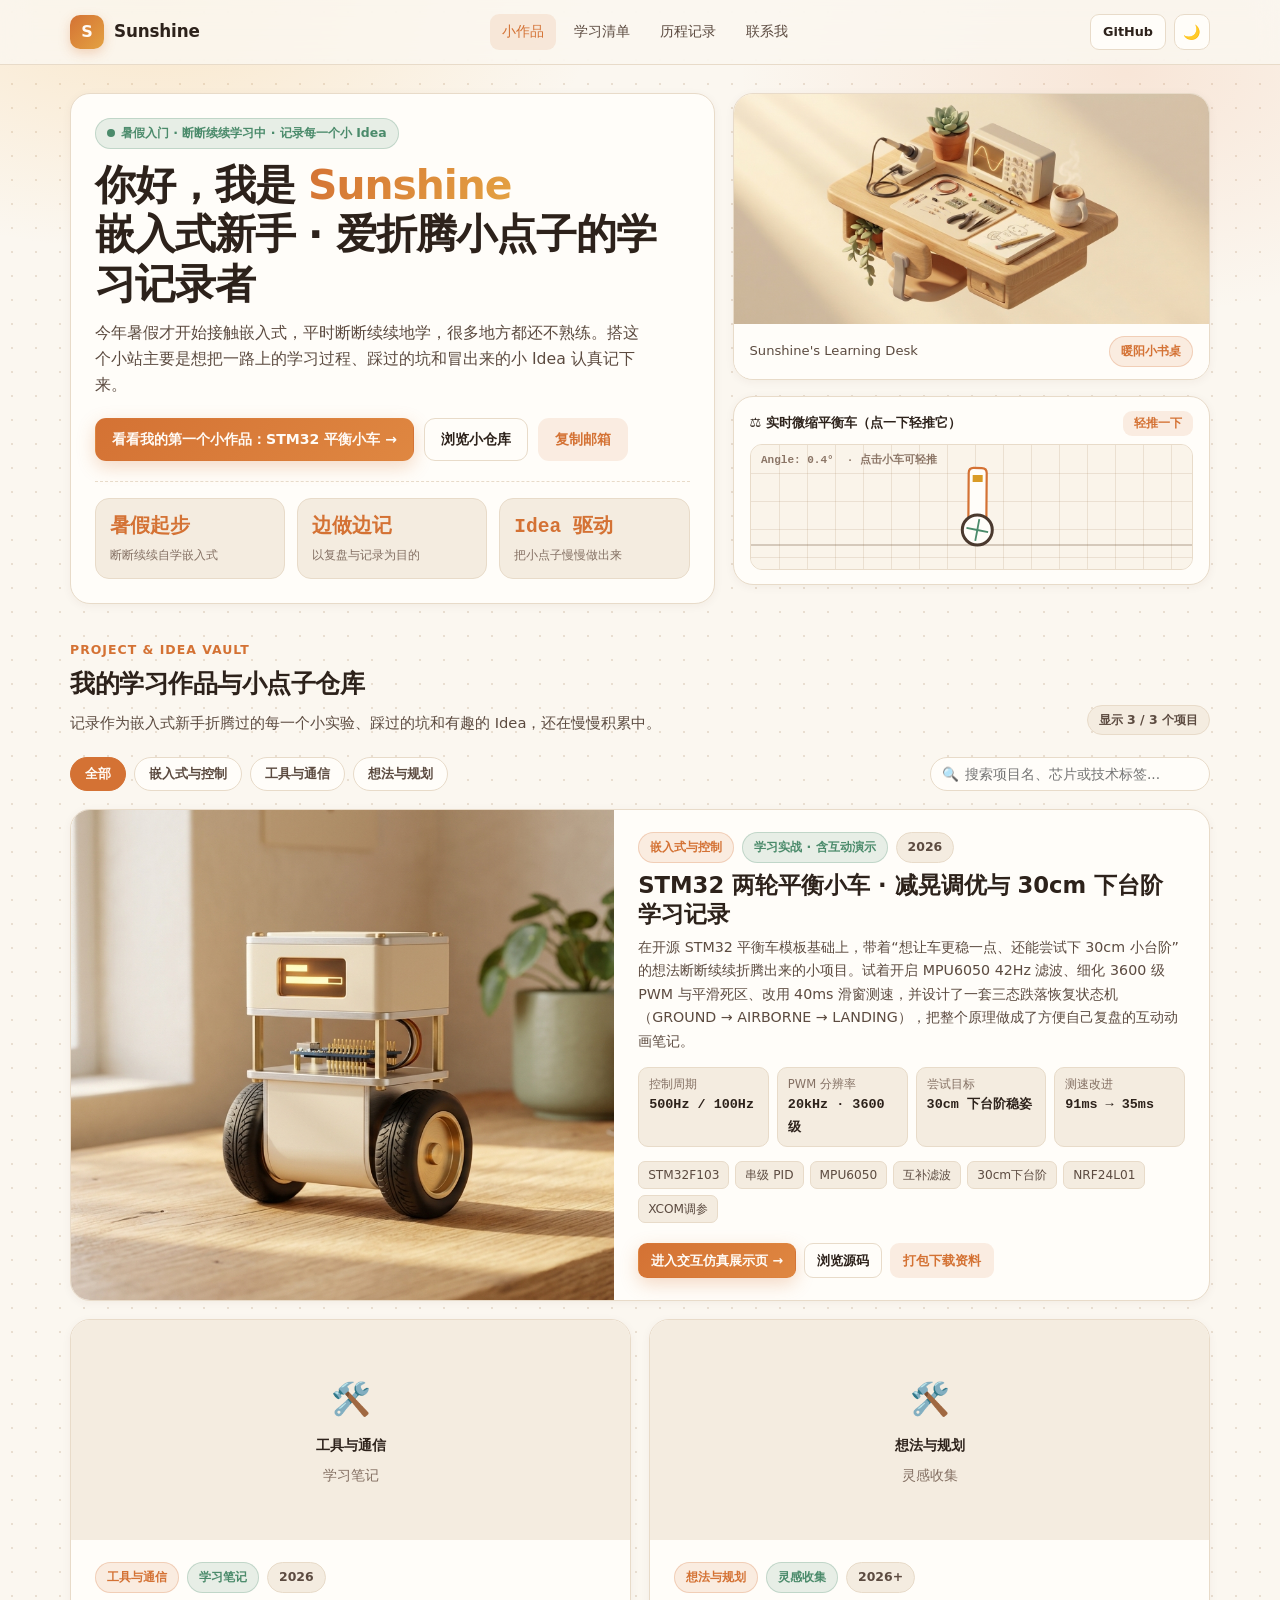
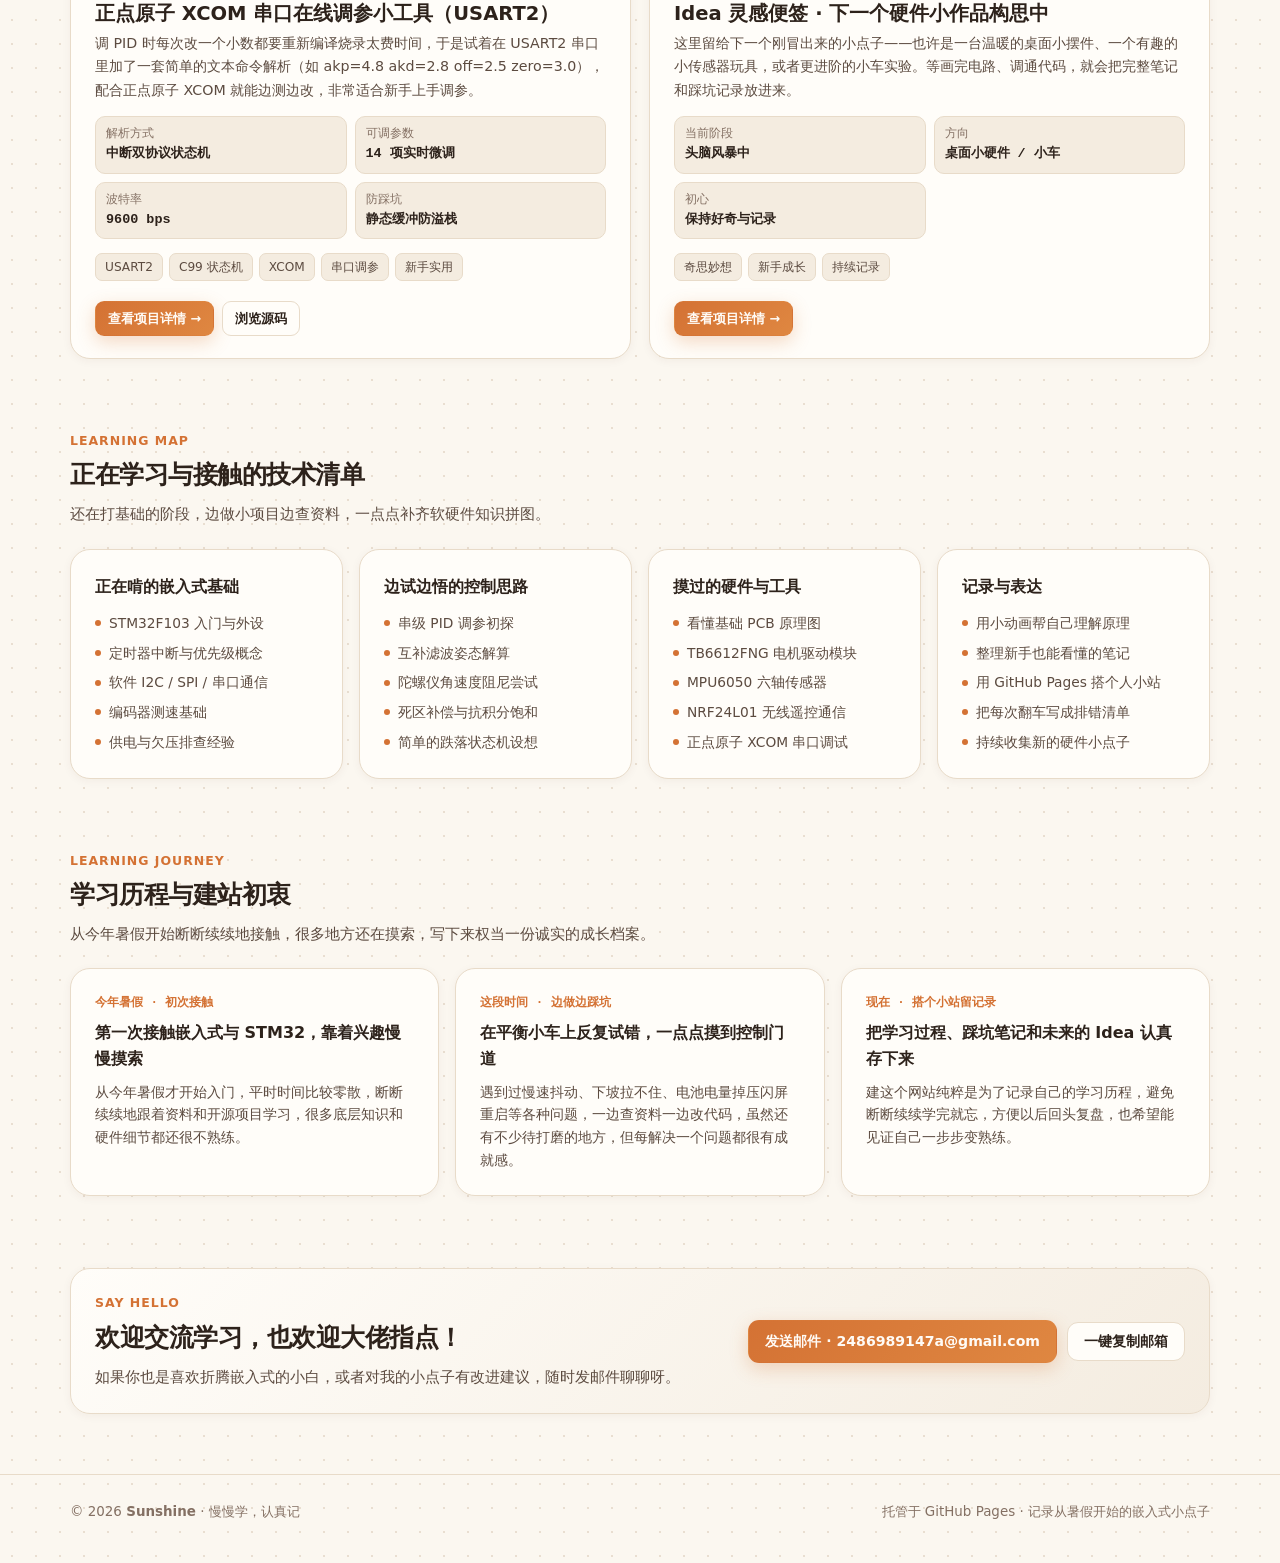
<file: index.html>
<!DOCTYPE html>
<html lang="zh-CN" data-theme="light">
<head>
  <meta charset="UTF-8" />
  <meta name="viewport" content="width=device-width, initial-scale=1.0" />
  <title>Sunshine · 嵌入式新手的学习与 Idea 记录小站</title>
  <meta name="description" content="Sunshine 的个人学习与项目记录小站：暑假起断断续续自学嵌入式，认真记录每一个小作品、踩坑笔记与奇思妙想。" />
  <link rel="stylesheet" href="assets/css/theme.css" />
</head>
<body>
  <!-- 顶部毛玻璃导航 -->
  <nav class="site-nav">
    <div class="container nav-inner">
      <a href="#top" class="brand-link">
        <span class="brand-badge" id="navMonogram">S</span>
        <span id="navBrandName">Sunshine</span>
      </a>
      <div class="nav-links">
        <a href="#projects" class="active">小作品</a>
        <a href="#skills">学习清单</a>
        <a href="#timeline">历程记录</a>
        <a href="#contact">联系我</a>
      </div>
      <div class="nav-actions">
        <a class="btn btn-sm" id="navGithub" href="https://github.com/momentcell" target="_blank" rel="noopener">GitHub</a>
        <button class="btn btn-icon" data-theme-toggle aria-label="切换主题">🌙</button>
      </div>
    </div>
  </nav>

  <main id="top" class="container">
    <!-- Hero Bento Grid -->
    <section class="hero-bento">
      <div class="card hero-main">
        <div>
          <span class="pill pill-sage">
            <span class="pulse-dot"></span>
            <span id="heroStatus">暑假入门 · 断断续续学习中 · 记录每一个小 Idea</span>
          </span>
          <h1 class="hero-title">
            你好，我是 <span class="highlight" id="heroName">Sunshine</span><br />
            <span id="heroRole">嵌入式新手 · 爱折腾小点子的学习记录者</span>
          </h1>
          <p class="hero-subtitle" id="heroTagline"></p>
          <div class="hero-cta" style="margin-top:20px;">
            <a href="projects/balance-car/index.html" class="btn btn-primary">看看我的第一个小作品：STM32 平衡小车 →</a>
            <a href="#projects" class="btn">浏览小仓库</a>
            <button class="btn btn-soft" id="btnCopyEmailHero" type="button">复制邮箱</button>
          </div>
        </div>

        <div class="metrics-row" id="heroMetrics"></div>
      </div>

      <div class="hero-side">
        <div class="card hero-art-card">
          <img id="heroStudioImg" src="assets/img/studio-hero.jpg" alt="Sunshine 暖阳学习书桌插画" />
          <div class="hero-art-caption">
            <span>Sunshine's Learning Desk</span>
            <span class="pill pill-warm">暖阳小书桌</span>
          </div>
        </div>

        <div class="card mini-sim-card">
          <div class="mini-sim-head">
            <span>⚖️ 实时微缩平衡车（点一下轻推它）</span>
            <button class="btn btn-sm btn-soft" id="btnMiniNudge" type="button" style="padding:3px 10px;font-size:0.75rem;">轻推一下</button>
          </div>
          <div class="canvas-shell" style="height:126px;border-radius:12px;border:1px solid var(--border);background:var(--canvas-bg);overflow:hidden;">
            <canvas id="miniCarCanvas"></canvas>
          </div>
        </div>
      </div>
    </section>

    <!-- 项目仓库 -->
    <section id="projects" class="section">
      <div class="section-header">
        <div>
          <div class="section-kicker">Project &amp; Idea Vault</div>
          <h2 class="section-title">我的学习作品与小点子仓库</h2>
          <p class="section-desc">记录作为嵌入式新手折腾过的每一个小实验、踩过的坑和有趣的 Idea，还在慢慢积累中。</p>
        </div>
        <span class="pill" id="projectCountBadge">共 3 个项目</span>
      </div>

      <div class="vault-toolbar">
        <div class="filter-tabs" id="filterTabs"></div>
        <div class="search-box">
          <span class="search-icon">🔍</span>
          <input id="projectSearch" type="search" placeholder="搜索项目名、芯片或技术标签..." />
        </div>
      </div>

      <div class="projects-grid" id="projectsGrid"></div>
    </section>

    <!-- 技能矩阵 -->
    <section id="skills" class="section">
      <div class="section-header">
        <div>
          <div class="section-kicker">Learning Map</div>
          <h2 class="section-title">正在学习与接触的技术清单</h2>
          <p class="section-desc">还在打基础的阶段，边做小项目边查资料，一点点补齐软硬件知识拼图。</p>
        </div>
      </div>
      <div class="skills-grid" id="skillsGrid"></div>
    </section>

    <!-- 学习历程 -->
    <section id="timeline" class="section">
      <div class="section-header">
        <div>
          <div class="section-kicker">Learning Journey</div>
          <h2 class="section-title">学习历程与建站初衷</h2>
          <p class="section-desc">从今年暑假开始断断续续地接触，很多地方还在摸索，写下来权当一份诚实的成长档案。</p>
        </div>
      </div>
      <div class="timeline" id="timelineGrid"></div>
    </section>

    <!-- 联系与交流 -->
    <section id="contact" class="section">
      <div class="card contact-card">
        <div>
          <div class="section-kicker">Say Hello</div>
          <h2 class="section-title" style="margin-bottom:6px;">欢迎交流学习，也欢迎大佬指点！</h2>
          <p class="section-desc" style="margin:0;">
            如果你也是喜欢折腾嵌入式的小白，或者对我的小点子有改进建议，随时发邮件聊聊呀。
          </p>
        </div>
        <div style="display:flex;flex-wrap:wrap;gap:10px;align-items:center;">
          <a id="contactMailLink" href="mailto:2486989147a@gmail.com" class="btn btn-primary">发送邮件 · 2486989147a@gmail.com</a>
          <button id="btnCopyEmailFooter" class="btn" type="button">一键复制邮箱</button>
        </div>
      </div>
    </section>
  </main>

  <footer class="site-footer">
    <div class="container footer-inner">
      <span>© <span id="footerYear">2026</span> <strong id="footerName">Sunshine</strong> · 慢慢学，认真记</span>
      <span>托管于 GitHub Pages · 记录从暑假开始的嵌入式小点子</span>
    </div>
  </footer>

  <div id="toast" class="toast"></div>

  <script src="data/site-config.js"></script>
  <script src="data/projects.js"></script>
  <script src="assets/js/theme.js"></script>
  <script src="assets/js/canvas-engine.js"></script>
  <script src="assets/js/site-app.js"></script>
</body>
</html>
</file>
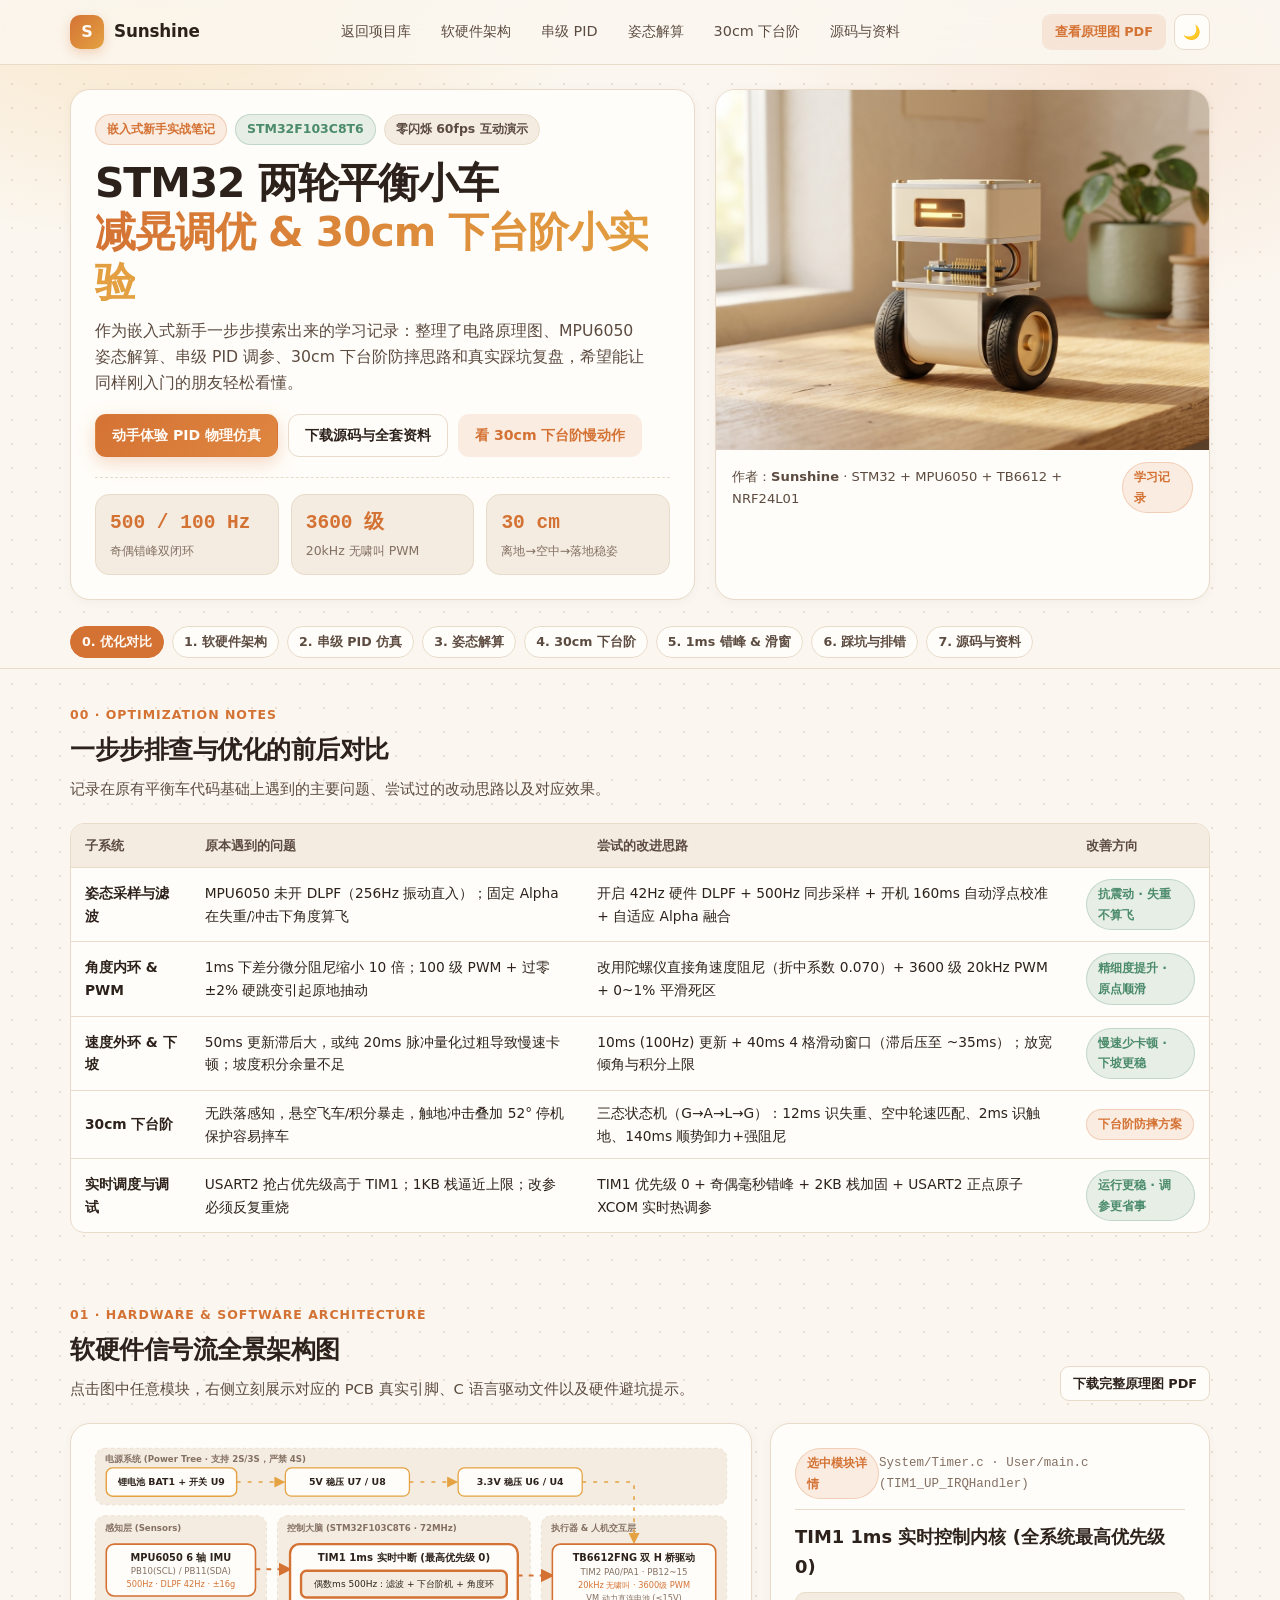
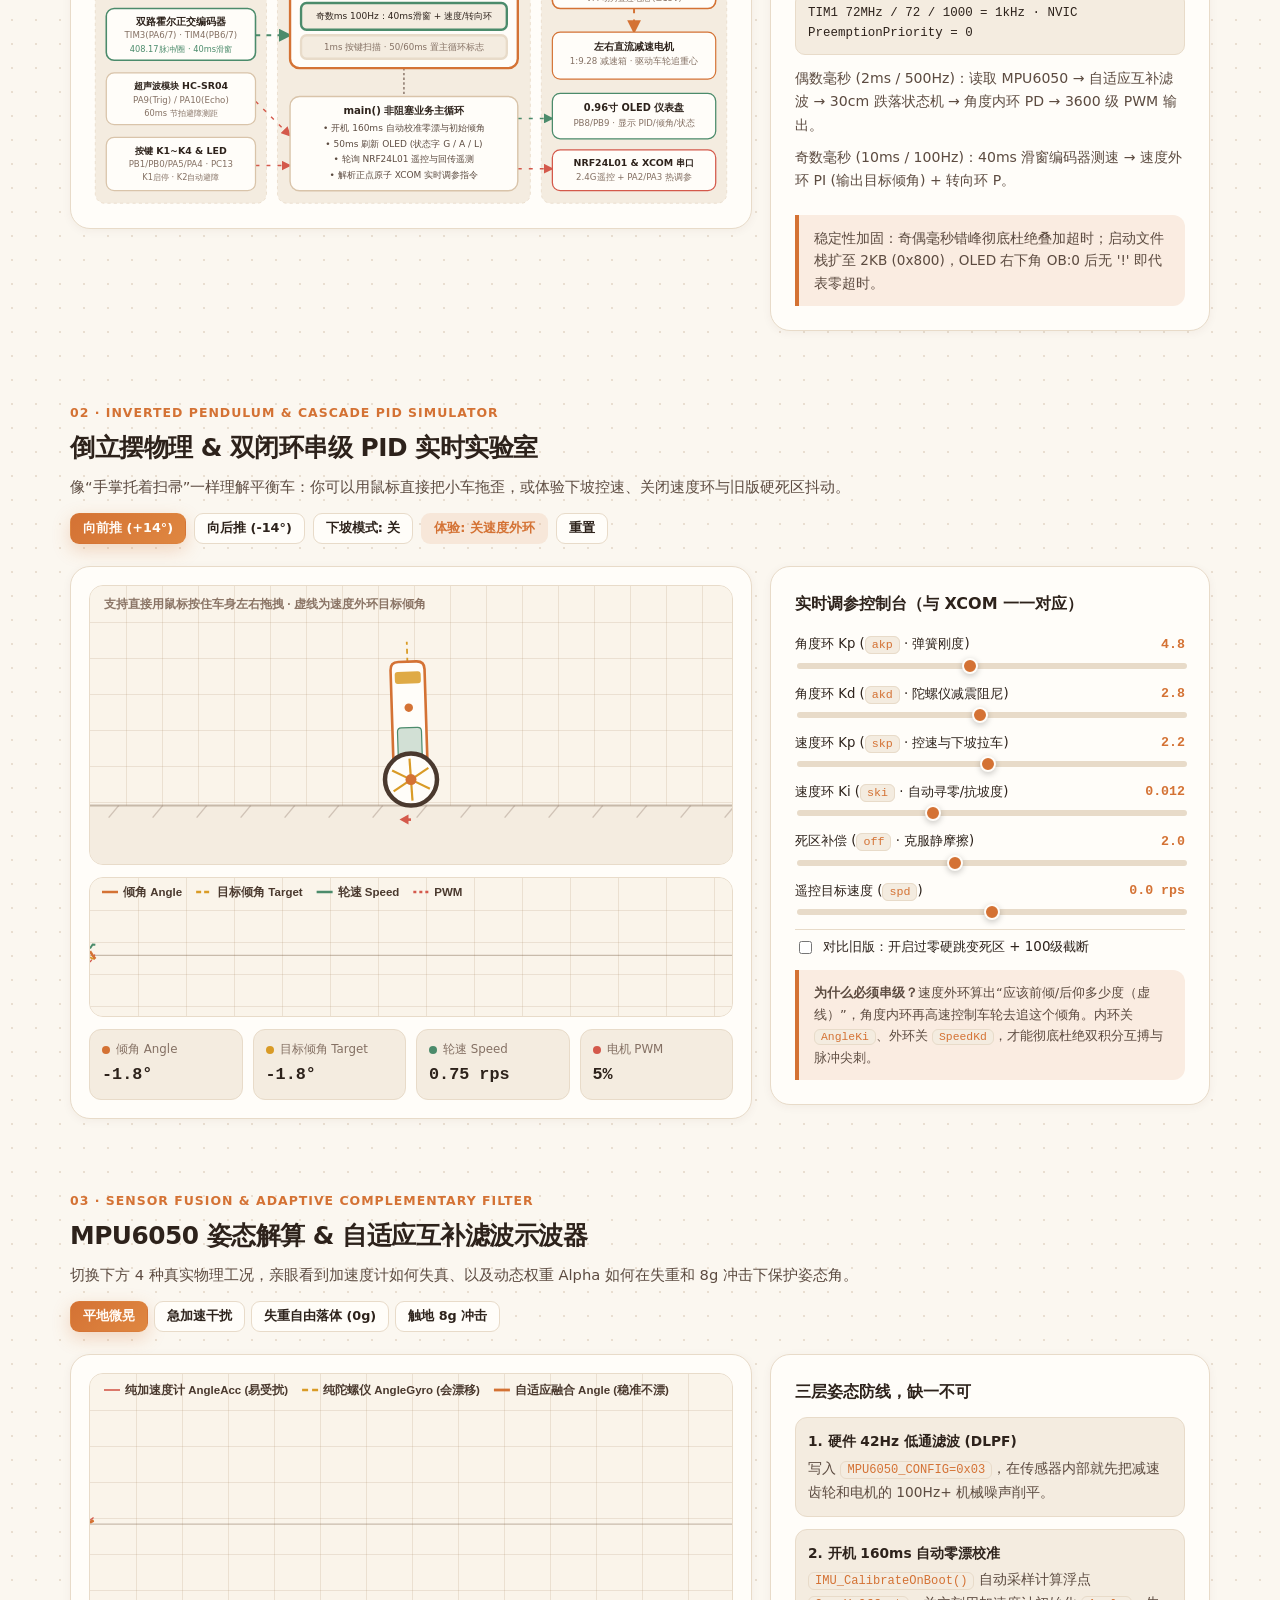
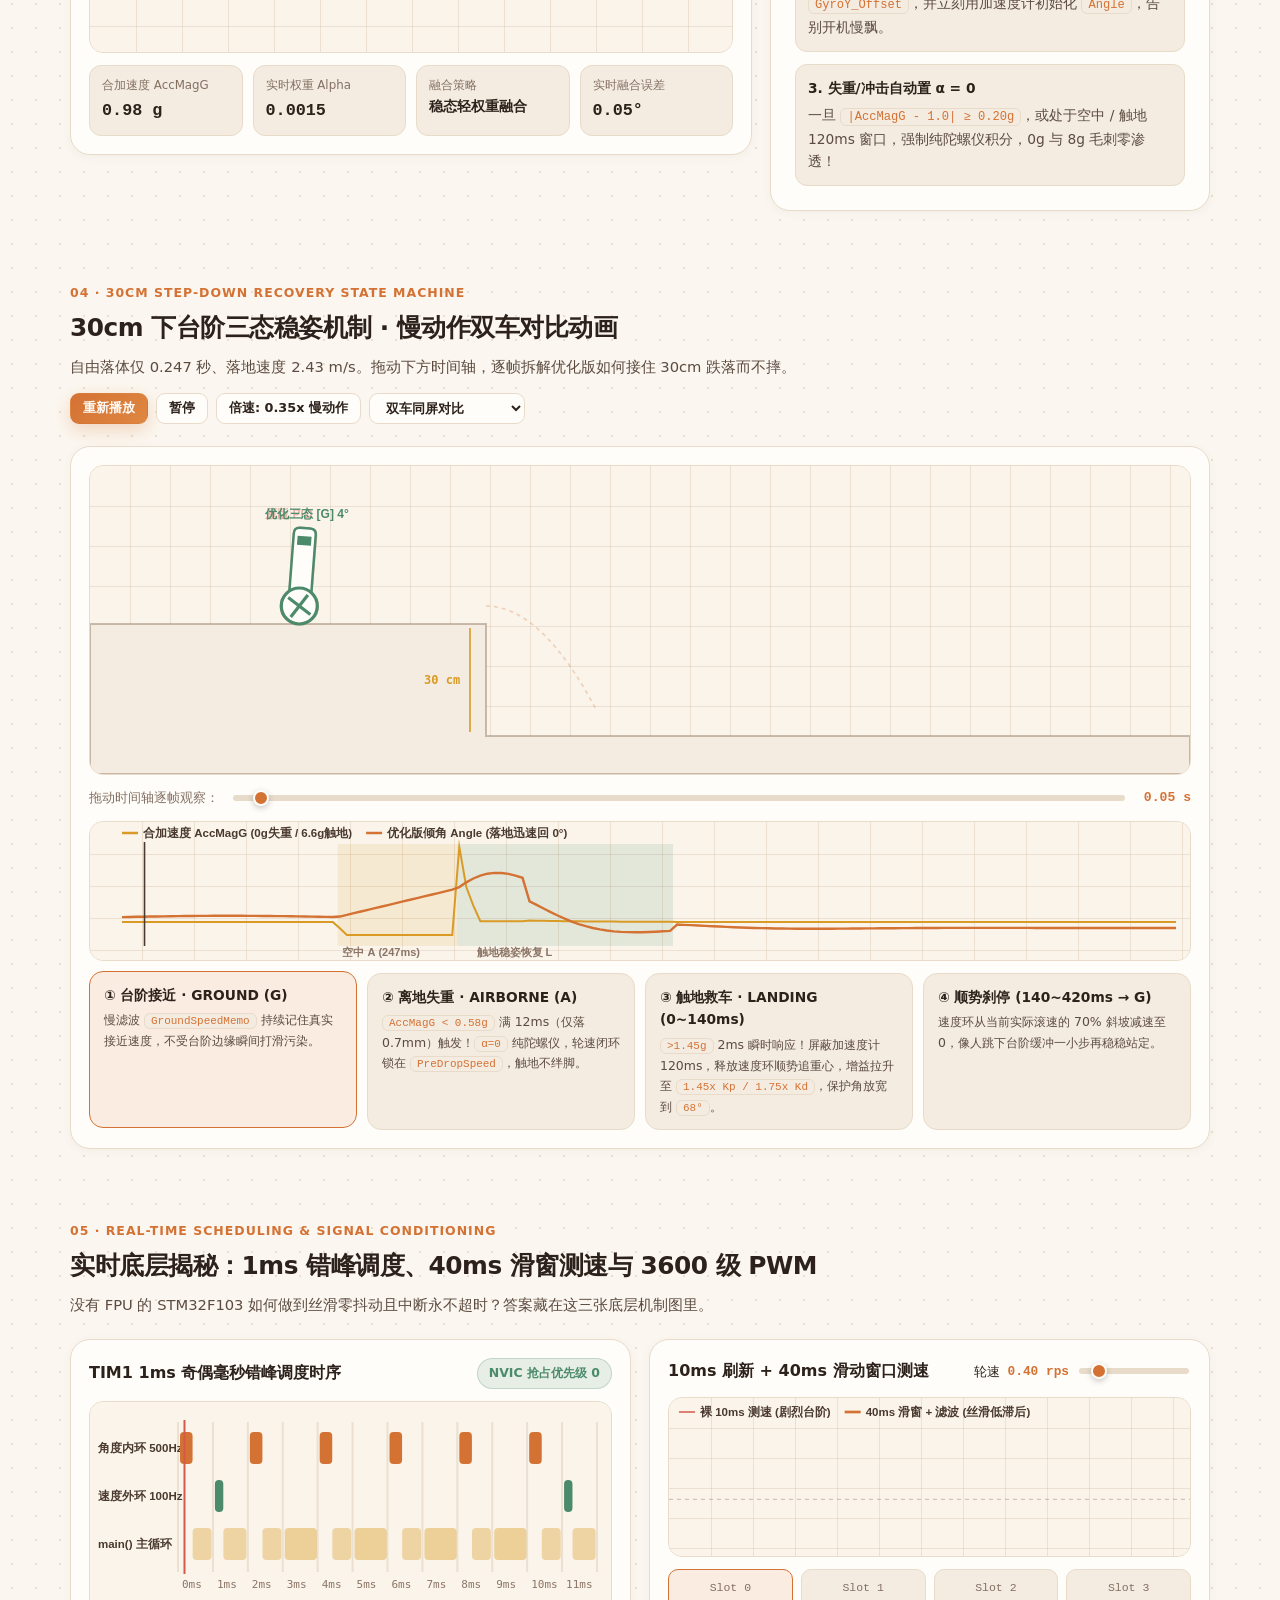
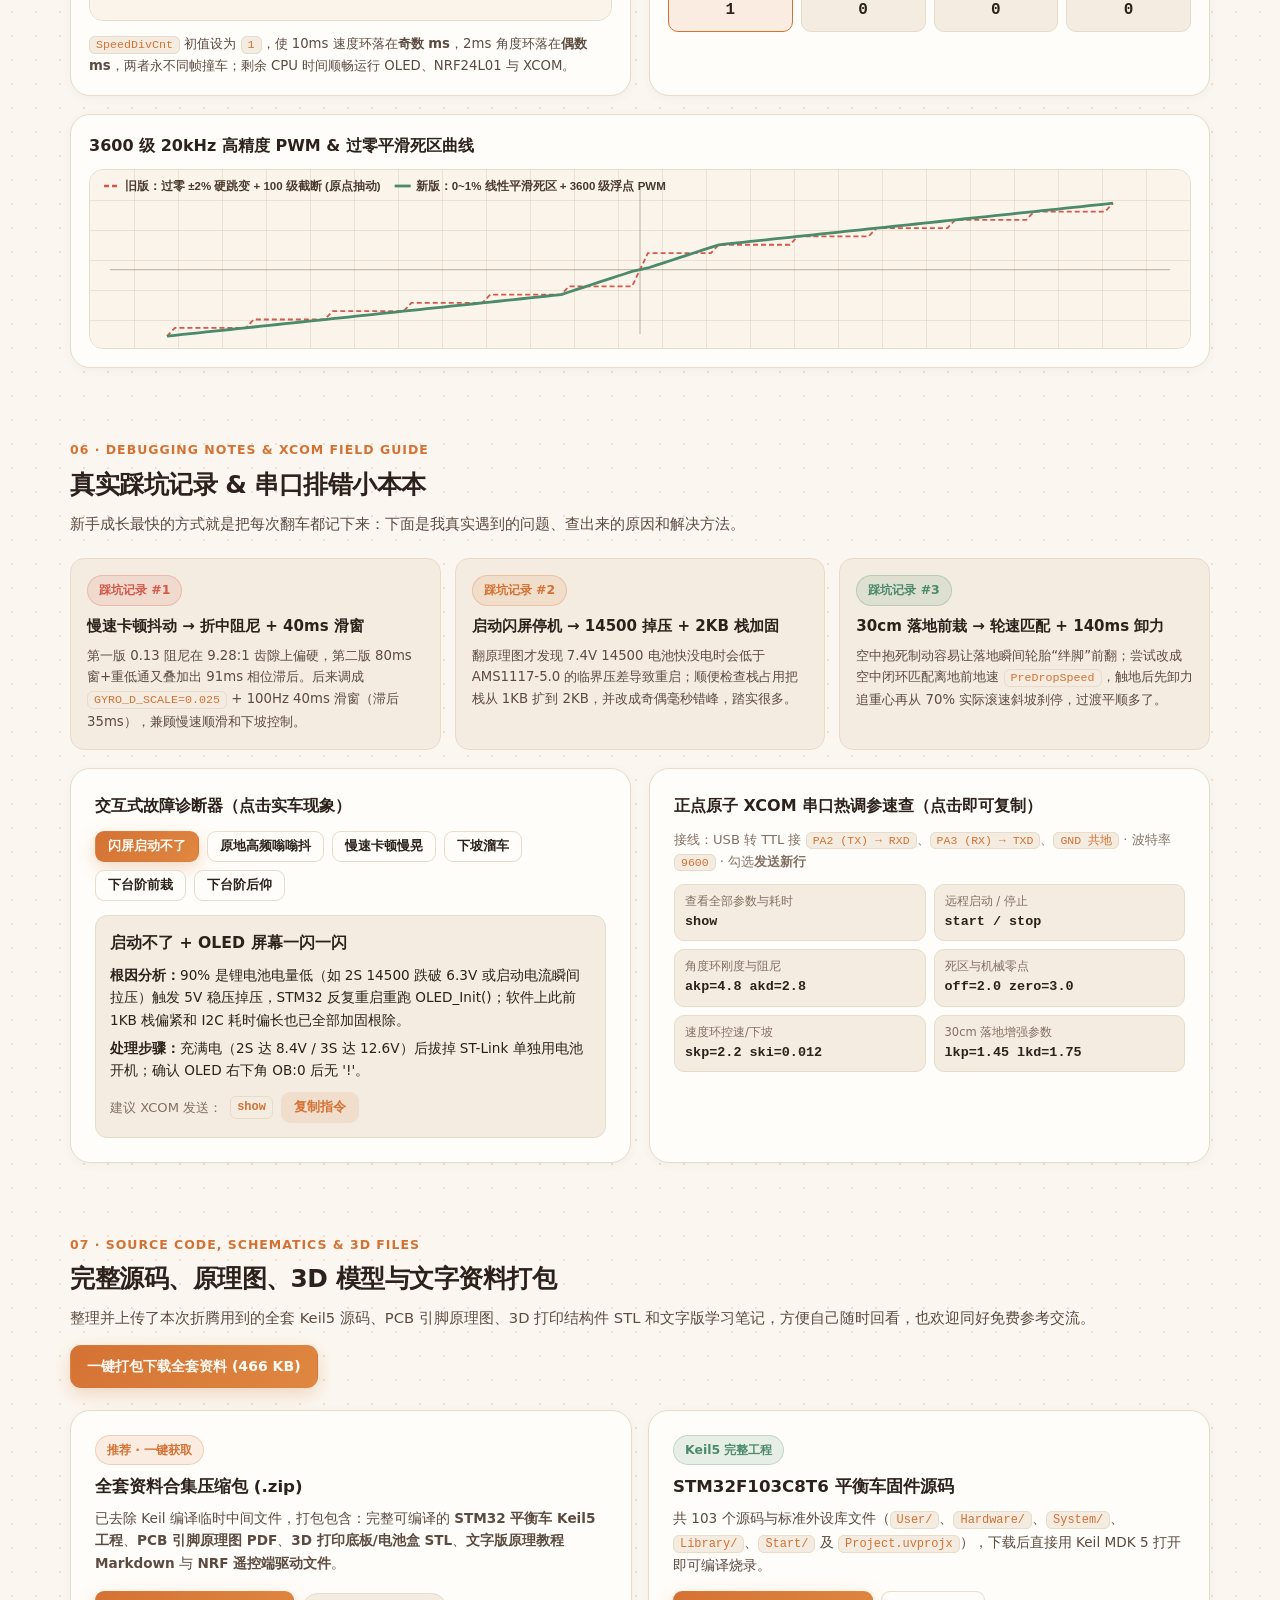
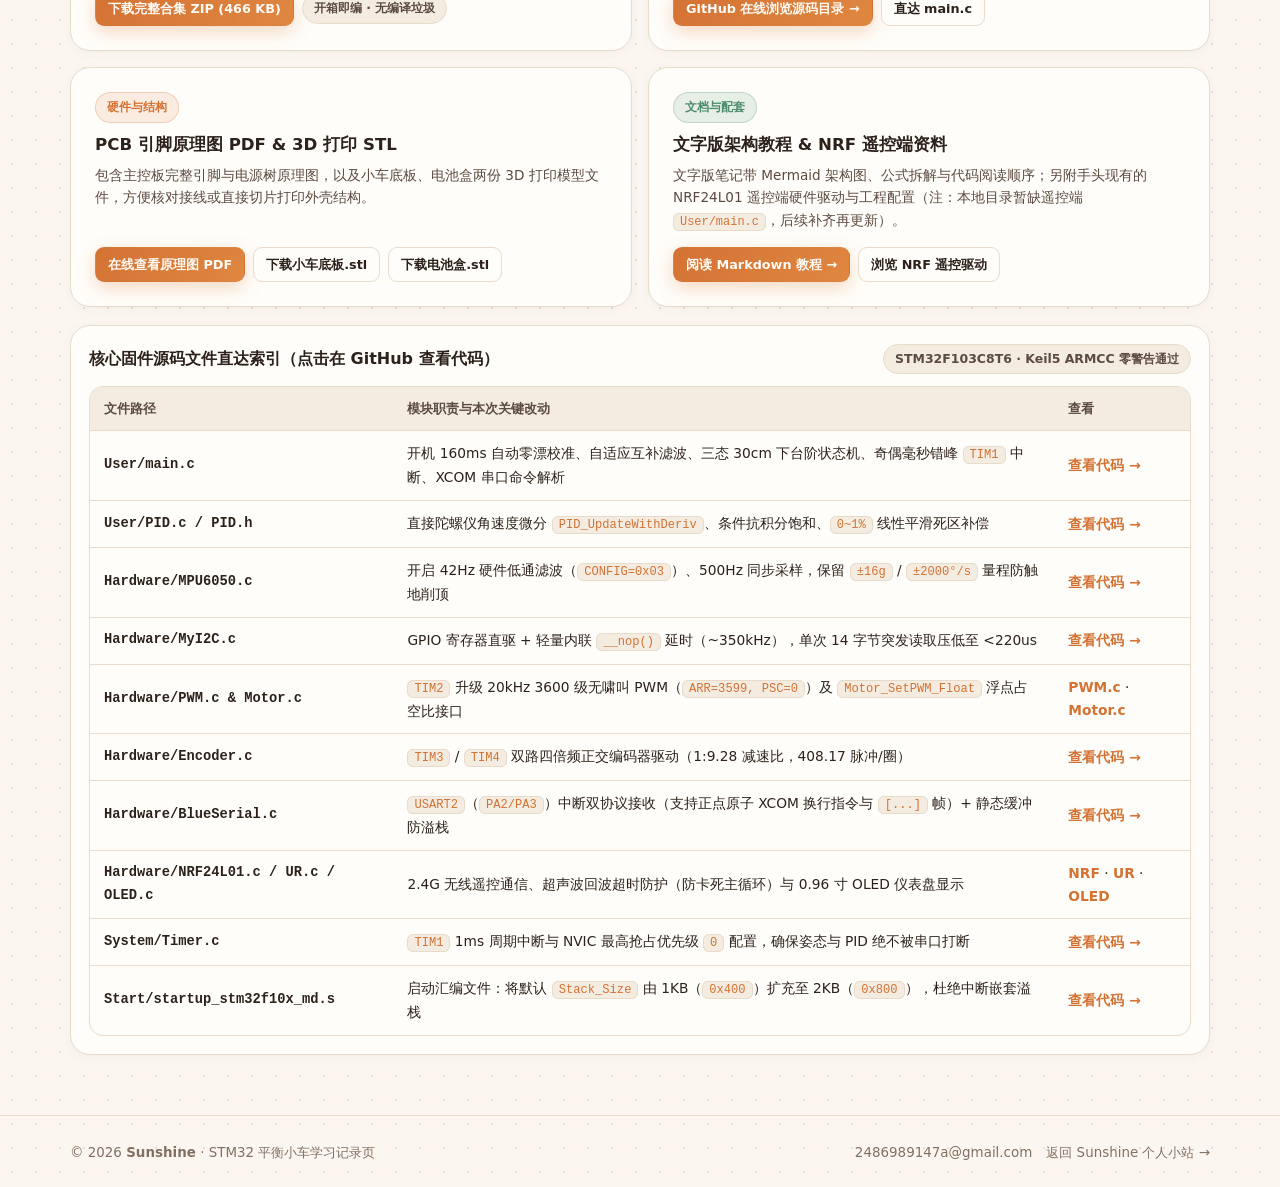
<file: projects/balance-car/index.html>
<!DOCTYPE html>
<html lang="zh-CN" data-theme="light">
<head>
  <meta charset="UTF-8" />
  <meta name="viewport" content="width=device-width, initial-scale=1.0" />
  <title>STM32 两轮平衡小车学习与调优记录 — Sunshine</title>
  <link rel="stylesheet" href="../../assets/css/theme.css" />
  <link rel="stylesheet" href="../../assets/css/balance-car.css" />
</head>
<body>
  <!-- 顶部导航 -->
  <nav class="site-nav">
    <div class="container nav-inner">
      <a href="../../index.html" class="brand-link">
        <span class="brand-badge">S</span>
        <span>Sunshine</span>
      </a>
      <div class="nav-links">
        <a href="../../index.html#projects">返回项目库</a>
        <a href="#arch">软硬件架构</a>
        <a href="#pid-lab">串级 PID</a>
        <a href="#imu-lab">姿态解算</a>
        <a href="#drop-lab">30cm 下台阶</a>
        <a href="#downloads">源码与资料</a>
      </div>
      <div class="nav-actions">
        <a href="../../assets/docs/schematic.pdf" target="_blank" class="btn btn-sm btn-soft">查看原理图 PDF</a>
        <button class="btn btn-icon" data-theme-toggle aria-label="切换主题">🌙</button>
      </div>
    </div>
  </nav>

  <!-- Hero 总览 -->
  <header class="container bc-hero">
    <div class="card hero-main">
      <div>
        <div style="display:flex;flex-wrap:wrap;gap:8px;align-items:center;">
          <span class="pill pill-warm">嵌入式新手实战笔记</span>
          <span class="pill pill-sage">STM32F103C8T6</span>
          <span class="pill">零闪烁 60fps 互动演示</span>
        </div>
        <h1 class="hero-title" style="margin-top:14px;">
          STM32 两轮平衡小车<br />
          <span class="highlight">减晃调优 &amp; 30cm 下台阶小实验</span>
        </h1>
        <p class="hero-subtitle">
          作为嵌入式新手一步步摸索出来的学习记录：整理了电路原理图、MPU6050 姿态解算、串级 PID 调参、30cm 下台阶防摔思路和真实踩坑复盘，希望能让同样刚入门的朋友轻松看懂。
        </p>
        <div class="hero-cta" style="margin-top:18px;">
          <a href="#pid-lab" class="btn btn-primary">动手体验 PID 物理仿真</a>
          <a href="#downloads" class="btn">下载源码与全套资料</a>
          <a href="#drop-lab" class="btn btn-soft">看 30cm 下台阶慢动作</a>
        </div>
      </div>
      <div class="metrics-row">
        <div class="metric-box">
          <div class="metric-val">500 / 100 Hz</div>
          <div class="metric-lbl">奇偶错峰双闭环</div>
        </div>
        <div class="metric-box">
          <div class="metric-val">3600 级</div>
          <div class="metric-lbl">20kHz 无啸叫 PWM</div>
        </div>
        <div class="metric-box">
          <div class="metric-val">30 cm</div>
          <div class="metric-lbl">离地→空中→落地稳姿</div>
        </div>
      </div>
    </div>

    <div class="card bc-hero-img">
      <img src="../../assets/img/balance-car-hero.jpg" alt="STM32 自平衡小车暖阳工作室渲染图" />
      <div class="hero-art-caption">
        <span>作者：<strong>Sunshine</strong> · STM32 + MPU6050 + TB6612 + NRF24L01</span>
        <span class="pill pill-warm">学习记录</span>
      </div>
    </div>
  </header>

  <!-- 吸顶章节快速跳转 -->
  <div class="bc-toc">
    <div class="container bc-toc-inner">
      <a class="toc-chip active" href="#compare">0. 优化对比</a>
      <a class="toc-chip" href="#arch">1. 软硬件架构</a>
      <a class="toc-chip" href="#pid-lab">2. 串级 PID 仿真</a>
      <a class="toc-chip" href="#imu-lab">3. 姿态解算</a>
      <a class="toc-chip" href="#drop-lab">4. 30cm 下台阶</a>
      <a class="toc-chip" href="#rtos-lab">5. 1ms 错峰 &amp; 滑窗</a>
      <a class="toc-chip" href="#story">6. 踩坑与排错</a>
      <a class="toc-chip" href="#downloads">7. 源码与资料</a>
    </div>
  </div>

  <main class="container">

    <!-- 0. 成果对比 -->
    <section id="compare" class="section">
      <div class="section-header">
        <div>
          <div class="section-kicker">00 · Optimization Notes</div>
          <h2 class="section-title">一步步排查与优化的前后对比</h2>
          <p class="section-desc">记录在原有平衡车代码基础上遇到的主要问题、尝试过的改动思路以及对应效果。</p>
        </div>
      </div>
      <div class="data-table-wrap">
        <table class="data-table">
          <thead>
            <tr>
              <th>子系统</th>
              <th>原本遇到的问题</th>
              <th>尝试的改进思路</th>
              <th>改善方向</th>
            </tr>
          </thead>
          <tbody>
            <tr>
              <td><strong>姿态采样与滤波</strong></td>
              <td>MPU6050 未开 DLPF（256Hz 振动直入）；固定 Alpha 在失重/冲击下角度算飞</td>
              <td>开启 42Hz 硬件 DLPF + 500Hz 同步采样 + 开机 160ms 自动浮点校准 + 自适应 Alpha 融合</td>
              <td><span class="pill pill-sage">抗震动 · 失重不算飞</span></td>
            </tr>
            <tr>
              <td><strong>角度内环 &amp; PWM</strong></td>
              <td>1ms 下差分微分阻尼缩小 10 倍；100 级 PWM + 过零 ±2% 硬跳变引起原地抽动</td>
              <td>改用陀螺仪直接角速度阻尼（折中系数 0.070）+ 3600 级 20kHz PWM + 0~1% 平滑死区</td>
              <td><span class="pill pill-sage">精细度提升 · 原点顺滑</span></td>
            </tr>
            <tr>
              <td><strong>速度外环 &amp; 下坡</strong></td>
              <td>50ms 更新滞后大，或纯 20ms 脉冲量化过粗导致慢速卡顿；坡度积分余量不足</td>
              <td>10ms (100Hz) 更新 + 40ms 4 格滑动窗口（滞后压至 ~35ms）；放宽倾角与积分上限</td>
              <td><span class="pill pill-sage">慢速少卡顿 · 下坡更稳</span></td>
            </tr>
            <tr>
              <td><strong>30cm 下台阶</strong></td>
              <td>无跌落感知，悬空飞车/积分暴走，触地冲击叠加 52° 停机保护容易摔车</td>
              <td>三态状态机（G→A→L→G）：12ms 识失重、空中轮速匹配、2ms 识触地、140ms 顺势卸力+强阻尼</td>
              <td><span class="pill pill-warm">下台阶防摔方案</span></td>
            </tr>
            <tr>
              <td><strong>实时调度与调试</strong></td>
              <td>USART2 抢占优先级高于 TIM1；1KB 栈逼近上限；改参必须反复重烧</td>
              <td>TIM1 优先级 0 + 奇偶毫秒错峰 + 2KB 栈加固 + USART2 正点原子 XCOM 实时热调参</td>
              <td><span class="pill pill-sage">运行更稳 · 调参更省事</span></td>
            </tr>
          </tbody>
        </table>
      </div>
    </section>

    <!-- 1. 软硬件全景架构 -->
    <section id="arch" class="section">
      <div class="section-header">
        <div>
          <div class="section-kicker">01 · Hardware &amp; Software Architecture</div>
          <h2 class="section-title">软硬件信号流全景架构图</h2>
          <p class="section-desc">点击图中任意模块，右侧立刻展示对应的 PCB 真实引脚、C 语言驱动文件以及硬件避坑提示。</p>
        </div>
        <a href="../../assets/docs/schematic.pdf" target="_blank" class="btn btn-sm">下载完整原理图 PDF</a>
      </div>

      <div class="lab-grid">
        <div class="card" style="padding:18px;">
          <div style="overflow-x:auto;">
            <svg viewBox="0 0 820 468" style="width:100%;min-width:620px;height:auto;display:block;">
              <defs>
                <marker id="m1" markerWidth="7" markerHeight="7" refX="6" refY="3.5" orient="auto"><polygon points="0 0,7 3.5,0 7" fill="var(--primary)" /></marker>
                <marker id="m2" markerWidth="7" markerHeight="7" refX="6" refY="3.5" orient="auto"><polygon points="0 0,7 3.5,0 7" fill="var(--accent-sage)" /></marker>
                <marker id="m3" markerWidth="7" markerHeight="7" refX="6" refY="3.5" orient="auto"><polygon points="0 0,7 3.5,0 7" fill="var(--accent-gold)" /></marker>
                <marker id="m4" markerWidth="7" markerHeight="7" refX="6" refY="3.5" orient="auto"><polygon points="0 0,7 3.5,0 7" fill="var(--accent-coral)" /></marker>
              </defs>

              <!-- 分区底框 -->
              <rect x="8" y="8" width="804" height="72" rx="12" fill="var(--bg-subtle)" stroke="var(--border)" stroke-dasharray="4 4" />
              <text x="20" y="26" font-size="11" font-weight="700" fill="var(--text-muted)">电源系统 (Power Tree · 支持 2S/3S，严禁 4S)</text>

              <rect x="8" y="94" width="218" height="366" rx="12" fill="var(--bg-subtle)" stroke="var(--border)" stroke-dasharray="4 4" />
              <text x="20" y="113" font-size="11" font-weight="700" fill="var(--text-muted)">感知层 (Sensors)</text>

              <rect x="240" y="94" width="322" height="366" rx="12" fill="var(--bg-subtle)" stroke="var(--border)" stroke-dasharray="4 4" />
              <text x="252" y="113" font-size="11" font-weight="700" fill="var(--text-muted)">控制大脑 (STM32F103C8T6 · 72MHz)</text>

              <rect x="576" y="94" width="236" height="366" rx="12" fill="var(--bg-subtle)" stroke="var(--border)" stroke-dasharray="4 4" />
              <text x="588" y="113" font-size="11" font-weight="700" fill="var(--text-muted)">执行器 &amp; 人机交互层</text>

              <!-- 动态流动连线 -->
              <path d="M188 51 L248 51" stroke="var(--accent-gold)" stroke-width="2" class="bus-slow" marker-end="url(#m3)" />
              <path d="M408 51 L468 51" stroke="var(--accent-gold)" stroke-width="2" class="bus-slow" marker-end="url(#m3)" />
              <path d="M628 51 L694 51 L694 128" fill="none" stroke="var(--accent-gold)" stroke-width="2" class="bus-slow" marker-end="url(#m3)" />

              <path d="M212 162 L256 162" stroke="var(--primary)" stroke-width="2.4" class="bus-fast" marker-end="url(#m1)" />
              <path d="M212 246 L256 246" stroke="var(--accent-sage)" stroke-width="2.4" class="bus-fast" marker-end="url(#m2)" />
              <path d="M212 330 L256 374" fill="none" stroke="var(--accent-coral)" stroke-width="1.8" class="bus-slow" marker-end="url(#m4)" />
              <path d="M212 412 L256 412" stroke="var(--accent-coral)" stroke-width="1.8" class="bus-slow" marker-end="url(#m4)" />

              <path d="M401 288 L401 324" stroke="var(--text-muted)" stroke-width="1.8" stroke-dasharray="3 3" />

              <path d="M546 170 L590 170" stroke="var(--primary)" stroke-width="2.5" class="bus-fast" marker-end="url(#m1)" />
              <path d="M694 212 L694 242" stroke="var(--primary)" stroke-width="2.5" class="bus-fast" marker-end="url(#m1)" />
              <path d="M546 352 L590 352" stroke="var(--accent-sage)" stroke-width="1.8" class="bus-slow" marker-end="url(#m2)" />
              <path d="M546 416 L590 416" stroke="var(--accent-coral)" stroke-width="1.8" class="bus-slow" marker-end="url(#m4)" />

              <!-- 电源节点 -->
              <g class="hw-node" data-hw="power">
                <rect x="22" y="33" width="166" height="36" rx="8" fill="var(--bg-elevated)" stroke="var(--accent-gold)" stroke-width="1.8" />
                <text x="105" y="55" text-anchor="middle" font-size="12" font-weight="700" fill="var(--text)">锂电池 BAT1 + 开关 U9</text>
              </g>
              <g class="hw-node" data-hw="power">
                <rect x="250" y="33" width="158" height="36" rx="8" fill="var(--bg-elevated)" stroke="var(--accent-gold)" stroke-width="1.6" />
                <text x="329" y="55" text-anchor="middle" font-size="12" font-weight="700" fill="var(--text)">5V 稳压 U7 / U8</text>
              </g>
              <g class="hw-node" data-hw="power">
                <rect x="470" y="33" width="158" height="36" rx="8" fill="var(--bg-elevated)" stroke="var(--accent-gold)" stroke-width="1.6" />
                <text x="549" y="55" text-anchor="middle" font-size="12" font-weight="700" fill="var(--text)">3.3V 稳压 U6 / U4</text>
              </g>

              <!-- 感知节点 -->
              <g class="hw-node" data-hw="mpu">
                <rect x="22" y="130" width="190" height="66" rx="10" fill="var(--bg-elevated)" stroke="var(--primary)" stroke-width="2" />
                <text x="117" y="151" text-anchor="middle" font-size="12.5" font-weight="700" fill="var(--text)">MPU6050 6 轴 IMU</text>
                <text x="117" y="168" text-anchor="middle" font-size="11" fill="var(--text-muted)">PB10(SCL) / PB11(SDA)</text>
                <text x="117" y="185" text-anchor="middle" font-size="10.5" fill="var(--primary)">500Hz · DLPF 42Hz · ±16g</text>
              </g>

              <g class="hw-node" data-hw="encoder">
                <rect x="22" y="212" width="190" height="66" rx="10" fill="var(--bg-elevated)" stroke="var(--accent-sage)" stroke-width="2" />
                <text x="117" y="233" text-anchor="middle" font-size="12.5" font-weight="700" fill="var(--text)">双路霍尔正交编码器</text>
                <text x="117" y="250" text-anchor="middle" font-size="11" fill="var(--text-muted)">TIM3(PA6/7) · TIM4(PB6/7)</text>
                <text x="117" y="267" text-anchor="middle" font-size="10.5" fill="var(--accent-sage)">408.17脉冲/圈 · 40ms滑窗</text>
              </g>

              <g class="hw-node" data-hw="ur">
                <rect x="22" y="294" width="190" height="66" rx="10" fill="var(--bg-elevated)" stroke="var(--border-strong)" stroke-width="1.6" />
                <text x="117" y="315" text-anchor="middle" font-size="12" font-weight="700" fill="var(--text)">超声波模块 HC-SR04</text>
                <text x="117" y="332" text-anchor="middle" font-size="11" fill="var(--text-muted)">PA9(Trig) / PA10(Echo)</text>
                <text x="117" y="349" text-anchor="middle" font-size="10.5" fill="var(--text-muted)">60ms 节拍避障测距</text>
              </g>

              <g class="hw-node" data-hw="key">
                <rect x="22" y="376" width="190" height="68" rx="10" fill="var(--bg-elevated)" stroke="var(--border-strong)" stroke-width="1.6" />
                <text x="117" y="397" text-anchor="middle" font-size="12" font-weight="700" fill="var(--text)">按键 K1~K4 &amp; LED</text>
                <text x="117" y="414" text-anchor="middle" font-size="11" fill="var(--text-muted)">PB1/PB0/PA5/PA4 · PC13</text>
                <text x="117" y="431" text-anchor="middle" font-size="10.5" fill="var(--text-muted)">K1启停 · K2自动避障</text>
              </g>

              <!-- MCU 内核节点 -->
              <g class="hw-node selected" data-hw="isr">
                <rect x="256" y="130" width="290" height="158" rx="12" fill="var(--bg-elevated)" stroke="var(--primary)" stroke-width="2.4" />
                <text x="401" y="152" text-anchor="middle" font-size="13" font-weight="800" fill="var(--text)">TIM1 1ms 实时中断 (最高优先级 0)</text>
                <rect x="270" y="164" width="262" height="34" rx="7" fill="var(--bg-subtle)" stroke="var(--primary)" />
                <text x="401" y="185" text-anchor="middle" font-size="11.5" fill="var(--text)">偶数ms 500Hz：滤波 + 下台阶机 + 角度环</text>
                <rect x="270" y="205" width="262" height="34" rx="7" fill="var(--bg-subtle)" stroke="var(--accent-sage)" />
                <text x="401" y="226" text-anchor="middle" font-size="11.5" fill="var(--text)">奇数ms 100Hz：40ms滑窗 + 速度/转向环</text>
                <rect x="270" y="246" width="262" height="30" rx="7" fill="var(--bg-subtle)" stroke="var(--border)" />
                <text x="401" y="265" text-anchor="middle" font-size="11" fill="var(--text-muted)">1ms 按键扫描 · 50/60ms 置主循环标志</text>
              </g>

              <g class="hw-node" data-hw="mainloop">
                <rect x="256" y="324" width="290" height="120" rx="12" fill="var(--bg-elevated)" stroke="var(--border-strong)" stroke-width="1.8" />
                <text x="401" y="346" text-anchor="middle" font-size="13" font-weight="800" fill="var(--text)">main() 非阻塞业务主循环</text>
                <text x="401" y="368" text-anchor="middle" font-size="11.5" fill="var(--text-secondary)">• 开机 160ms 自动校准零漂与初始倾角</text>
                <text x="401" y="388" text-anchor="middle" font-size="11.5" fill="var(--text-secondary)">• 50ms 刷新 OLED (状态字 G / A / L)</text>
                <text x="401" y="408" text-anchor="middle" font-size="11.5" fill="var(--text-secondary)">• 轮询 NRF24L01 遥控与回传遥测</text>
                <text x="401" y="428" text-anchor="middle" font-size="11.5" fill="var(--text-secondary)">• 解析正点原子 XCOM 实时调参指令</text>
              </g>

              <!-- 执行器与交互 -->
              <g class="hw-node" data-hw="motor">
                <rect x="590" y="130" width="208" height="82" rx="10" fill="var(--bg-elevated)" stroke="var(--primary)" stroke-width="2" />
                <text x="694" y="151" text-anchor="middle" font-size="12.5" font-weight="700" fill="var(--text)">TB6612FNG 双 H 桥驱动</text>
                <text x="694" y="169" text-anchor="middle" font-size="11" fill="var(--text-muted)">TIM2 PA0/PA1 · PB12~15</text>
                <text x="694" y="186" text-anchor="middle" font-size="10.5" fill="var(--primary)">20kHz 无啸叫 · 3600级 PWM</text>
                <text x="694" y="202" text-anchor="middle" font-size="10.5" fill="var(--text-muted)">VM 动力直连电池 (≤15V)</text>
              </g>

              <g class="hw-node" data-hw="motor">
                <rect x="590" y="242" width="208" height="60" rx="10" fill="var(--bg-elevated)" stroke="var(--primary)" stroke-width="1.5" />
                <text x="694" y="265" text-anchor="middle" font-size="12.5" font-weight="700" fill="var(--text)">左右直流减速电机</text>
                <text x="694" y="283" text-anchor="middle" font-size="11" fill="var(--text-muted)">1:9.28 减速箱 · 驱动车轮追重心</text>
              </g>

              <g class="hw-node" data-hw="oled">
                <rect x="590" y="320" width="208" height="58" rx="10" fill="var(--bg-elevated)" stroke="var(--accent-sage)" stroke-width="1.6" />
                <text x="694" y="343" text-anchor="middle" font-size="12.5" font-weight="700" fill="var(--text)">0.96寸 OLED 仪表盘</text>
                <text x="694" y="361" text-anchor="middle" font-size="11" fill="var(--text-muted)">PB8/PB9 · 显示 PID/倾角/状态</text>
              </g>

              <g class="hw-node" data-hw="comm">
                <rect x="590" y="392" width="208" height="52" rx="10" fill="var(--bg-elevated)" stroke="var(--accent-coral)" stroke-width="1.6" />
                <text x="694" y="413" text-anchor="middle" font-size="12" font-weight="700" fill="var(--text)">NRF24L01 &amp; XCOM 串口</text>
                <text x="694" y="431" text-anchor="middle" font-size="11" fill="var(--text-muted)">2.4G遥控 + PA2/PA3 热调参</text>
              </g>
            </svg>
          </div>
        </div>

        <div class="card" style="display:flex;flex-direction:column;justify-content:space-between;gap:14px;">
          <div>
            <div style="display:flex;justify-content:space-between;align-items:center;border-bottom:1px solid var(--border);padding-bottom:10px;margin-bottom:12px;">
              <span class="pill pill-warm">选中模块详情</span>
              <span id="hwFileTag" class="mono" style="font-size:0.78rem;color:var(--text-muted);">User/main.c</span>
            </div>
            <h3 id="hwTitle" style="margin:0 0 10px;font-size:1.12rem;">TIM1 1ms 实时控制内核</h3>
            <div id="hwPins" class="mono" style="font-size:0.78rem;background:var(--bg-subtle);border:1px solid var(--border);border-radius:10px;padding:10px 12px;margin-bottom:12px;"></div>
            <div id="hwDesc" style="font-size:0.88rem;color:var(--text-secondary);line-height:1.68;"></div>
          </div>
          <div id="hwTip" class="callout-warm"></div>
        </div>
      </div>
    </section>

    <!-- 2. 倒立摆 & 串级 PID 物理仿真 -->
    <section id="pid-lab" class="section">
      <div class="section-header">
        <div>
          <div class="section-kicker">02 · Inverted Pendulum &amp; Cascade PID Simulator</div>
          <h2 class="section-title">倒立摆物理 &amp; 双闭环串级 PID 实时实验室</h2>
          <p class="section-desc">像“手掌托着扫帚”一样理解平衡车：你可以用鼠标直接把小车拖歪，或体验下坡控速、关闭速度环与旧版硬死区抖动。</p>
        </div>
        <div style="display:flex;flex-wrap:wrap;gap:8px;">
          <button id="btnPushFwd" class="btn btn-sm btn-primary" type="button">向前推 (+14°)</button>
          <button id="btnPushBack" class="btn btn-sm" type="button">向后推 (-14°)</button>
          <button id="btnSlope" class="btn btn-sm" type="button">下坡模式: 关</button>
          <button id="btnNoSpeed" class="btn btn-sm btn-soft" type="button">体验: 关速度外环</button>
          <button id="btnResetPid" class="btn btn-sm" type="button">重置</button>
        </div>
      </div>

      <div class="lab-grid">
        <div class="card" style="padding:18px;display:flex;flex-direction:column;gap:12px;">
          <div class="canvas-shell h-280"><canvas id="pidCanvas"></canvas></div>
          <div class="canvas-shell h-140"><canvas id="pidScope"></canvas></div>
          <div class="telemetry-strip">
            <div class="tele-item">
              <div class="tele-label"><span class="tele-dot" style="background:var(--canvas-c1)"></span>倾角 Angle</div>
              <div id="roAngle" class="tele-val">0.0°</div>
            </div>
            <div class="tele-item">
              <div class="tele-label"><span class="tele-dot" style="background:var(--canvas-c3)"></span>目标倾角 Target</div>
              <div id="roTarget" class="tele-val">0.0°</div>
            </div>
            <div class="tele-item">
              <div class="tele-label"><span class="tele-dot" style="background:var(--canvas-c2)"></span>轮速 Speed</div>
              <div id="roSpeed" class="tele-val">0.00 rps</div>
            </div>
            <div class="tele-item">
              <div class="tele-label"><span class="tele-dot" style="background:var(--canvas-c4)"></span>电机 PWM</div>
              <div id="roPwm" class="tele-val">0%</div>
            </div>
          </div>
        </div>

        <div class="card control-group">
          <h3 style="margin:0 0 4px;font-size:1rem;">实时调参控制台（与 XCOM 一一对应）</h3>

          <div class="slider-row">
            <div class="slider-head"><span>角度环 Kp (<code>akp</code> · 弹簧刚度)</span><b id="valAkp">4.8</b></div>
            <input id="slAkp" type="range" min="1.5" max="9.0" step="0.1" value="4.8" />
          </div>
          <div class="slider-row">
            <div class="slider-head"><span>角度环 Kd (<code>akd</code> · 陀螺仪减震阻尼)</span><b id="valAkd">2.8</b></div>
            <input id="slAkd" type="range" min="0.0" max="6.0" step="0.1" value="2.8" />
          </div>
          <div class="slider-row">
            <div class="slider-head"><span>速度环 Kp (<code>skp</code> · 控速与下坡拉车)</span><b id="valSkp">2.2</b></div>
            <input id="slSkp" type="range" min="0.0" max="4.5" step="0.1" value="2.2" />
          </div>
          <div class="slider-row">
            <div class="slider-head"><span>速度环 Ki (<code>ski</code> · 自动寻零/抗坡度)</span><b id="valSki">0.012</b></div>
            <input id="slSki" type="range" min="0.0" max="0.035" step="0.002" value="0.012" />
          </div>
          <div class="slider-row">
            <div class="slider-head"><span>死区补偿 (<code>off</code> · 克服静摩擦)</span><b id="valOff">2.0</b></div>
            <input id="slOff" type="range" min="0.0" max="5.0" step="0.2" value="2.0" />
          </div>
          <div class="slider-row">
            <div class="slider-head"><span>遥控目标速度 (<code>spd</code>)</span><b id="valSpd">0.0 rps</b></div>
            <input id="slSpd" type="range" min="-2.0" max="2.0" step="0.2" value="0.0" />
          </div>

          <label style="display:flex;align-items:center;gap:8px;font-size:0.84rem;padding-top:6px;border-top:1px solid var(--border);cursor:pointer;">
            <input id="chkHardDeadzone" type="checkbox" style="accent-color:var(--primary);" />
            <span>对比旧版：开启过零硬跳变死区 + 100级截断</span>
          </label>

          <div class="callout-warm" style="font-size:0.81rem;">
            <strong>为什么必须串级？</strong>速度外环算出“应该前倾/后仰多少度（虚线）”，角度内环再高速控制车轮去追这个倾角。内环关 <code>AngleKi</code>、外环关 <code>SpeedKd</code>，才能彻底杜绝双积分互搏与脉冲尖刺。
          </div>
        </div>
      </div>
    </section>

    <!-- 3. 姿态解算 & 自适应滤波 -->
    <section id="imu-lab" class="section">
      <div class="section-header">
        <div>
          <div class="section-kicker">03 · Sensor Fusion &amp; Adaptive Complementary Filter</div>
          <h2 class="section-title">MPU6050 姿态解算 &amp; 自适应互补滤波示波器</h2>
          <p class="section-desc">切换下方 4 种真实物理工况，亲眼看到加速度计如何失真、以及动态权重 Alpha 如何在失重和 8g 冲击下保护姿态角。</p>
        </div>
        <div style="display:flex;flex-wrap:wrap;gap:6px;">
          <button class="btn btn-sm btn-primary imu-mode-btn" data-mode="normal" type="button">平地微晃</button>
          <button class="btn btn-sm imu-mode-btn" data-mode="accel" type="button">急加速干扰</button>
          <button class="btn btn-sm imu-mode-btn" data-mode="freefall" type="button">失重自由落体 (0g)</button>
          <button class="btn btn-sm imu-mode-btn" data-mode="impact" type="button">触地 8g 冲击</button>
        </div>
      </div>

      <div class="lab-grid">
        <div class="card" style="padding:18px;display:flex;flex-direction:column;gap:12px;">
          <div class="canvas-shell h-280"><canvas id="imuCanvas"></canvas></div>
          <div class="telemetry-strip">
            <div class="tele-item">
              <div class="tele-label">合加速度 AccMagG</div>
              <div id="imuAccG" class="tele-val">1.00 g</div>
            </div>
            <div class="tele-item">
              <div class="tele-label">实时权重 Alpha</div>
              <div id="imuAlpha" class="tele-val">0.0015</div>
            </div>
            <div class="tele-item">
              <div class="tele-label">融合策略</div>
              <div id="imuStrategy" class="tele-val" style="font-size:0.86rem;">稳态轻权重融合</div>
            </div>
            <div class="tele-item">
              <div class="tele-label">实时融合误差</div>
              <div id="imuErrInfo" class="tele-val">0.12°</div>
            </div>
          </div>
        </div>

        <div class="card" style="display:flex;flex-direction:column;gap:12px;font-size:0.86rem;">
          <h3 style="margin:0;font-size:1rem;">三层姿态防线，缺一不可</h3>
          <div style="padding:12px;border-radius:12px;background:var(--bg-subtle);border:1px solid var(--border);">
            <strong>1. 硬件 42Hz 低通滤波 (DLPF)</strong>
            <p style="margin:4px 0 0;color:var(--text-secondary);">写入 <code>MPU6050_CONFIG=0x03</code>，在传感器内部就先把减速齿轮和电机的 100Hz+ 机械噪声削平。</p>
          </div>
          <div style="padding:12px;border-radius:12px;background:var(--bg-subtle);border:1px solid var(--border);">
            <strong>2. 开机 160ms 自动零漂校准</strong>
            <p style="margin:4px 0 0;color:var(--text-secondary);"><code>IMU_CalibrateOnBoot()</code> 自动采样计算浮点 <code>GyroY_Offset</code>，并立刻用加速度计初始化 <code>Angle</code>，告别开机慢飘。</p>
          </div>
          <div style="padding:12px;border-radius:12px;background:var(--bg-subtle);border:1px solid var(--border);">
            <strong>3. 失重/冲击自动置 α = 0</strong>
            <p style="margin:4px 0 0;color:var(--text-secondary);">一旦 <code>|AccMagG - 1.0| ≥ 0.20g</code>，或处于空中 / 触地 120ms 窗口，强制纯陀螺仪积分，0g 与 8g 毛刺零渗透！</p>
          </div>
        </div>
      </div>
    </section>

    <!-- 4. 30cm 下台阶双车对比动画 -->
    <section id="drop-lab" class="section">
      <div class="section-header">
        <div>
          <div class="section-kicker">04 · 30cm Step-Down Recovery State Machine</div>
          <h2 class="section-title">30cm 下台阶三态稳姿机制 · 慢动作双车对比动画</h2>
          <p class="section-desc">自由落体仅 0.247 秒、落地速度 2.43 m/s。拖动下方时间轴，逐帧拆解优化版如何接住 30cm 跌落而不摔。</p>
        </div>
        <div style="display:flex;flex-wrap:wrap;gap:8px;align-items:center;">
          <button id="btnDropPlay" class="btn btn-sm btn-primary" type="button">重新播放</button>
          <button id="btnDropPause" class="btn btn-sm" type="button">暂停</button>
          <button id="btnDropSlow" class="btn btn-sm" type="button">倍速: 0.35x 慢动作</button>
          <select id="selDropMode" class="btn btn-sm" style="padding-right:10px;">
            <option value="compare">双车同屏对比</option>
            <option value="smart">仅看优化三态机</option>
            <option value="naive">仅看原版 PID 翻车</option>
          </select>
        </div>
      </div>

      <div class="card" style="padding:18px;display:flex;flex-direction:column;gap:12px;">
        <div class="canvas-shell h-310"><canvas id="dropCanvas"></canvas></div>
        <div style="display:flex;align-items:center;gap:12px;font-size:0.82rem;">
          <span style="white-space:nowrap;color:var(--text-muted);">拖动时间轴逐帧观察：</span>
          <input id="slDropScrub" type="range" min="0" max="2.2" step="0.01" value="0" />
          <b id="dropTimeLabel" class="mono" style="min-width:52px;text-align:right;color:var(--primary);">0.00 s</b>
        </div>
        <div class="canvas-shell h-140"><canvas id="dropChart"></canvas></div>

        <div class="phase-grid">
          <div id="phaseCard0" class="phase-card">
            <h4>① 台阶接近 · GROUND (G)</h4>
            <p>慢滤波 <code>GroundSpeedMemo</code> 持续记住真实接近速度，不受台阶边缘瞬间打滑污染。</p>
          </div>
          <div id="phaseCard1" class="phase-card">
            <h4>② 离地失重 · AIRBORNE (A)</h4>
            <p><code>AccMagG &lt; 0.58g</code> 满 12ms（仅落 0.7mm）触发！<code>α=0</code> 纯陀螺仪，轮速闭环锁在 <code>PreDropSpeed</code>，触地不绊脚。</p>
          </div>
          <div id="phaseCard2" class="phase-card">
            <h4>③ 触地救车 · LANDING (0~140ms)</h4>
            <p><code>&gt;1.45g</code> 2ms 瞬时响应！屏蔽加速度计 120ms，释放速度环顺势追重心，增益拉升至 <code>1.45x Kp / 1.75x Kd</code>，保护角放宽到 <code>68°</code>。</p>
          </div>
          <div id="phaseCard3" class="phase-card">
            <h4>④ 顺势刹停 (140~420ms → G)</h4>
            <p>速度环从当前实际滚速的 70% 斜坡减速至 0，像人跳下台阶缓冲一小步再稳稳站定。</p>
          </div>
        </div>
      </div>
    </section>

    <!-- 5. 1ms 错峰调度 + 40ms 滑窗 + 3600级 PWM -->
    <section id="rtos-lab" class="section">
      <div class="section-header">
        <div>
          <div class="section-kicker">05 · Real-Time Scheduling &amp; Signal Conditioning</div>
          <h2 class="section-title">实时底层揭秘：1ms 错峰调度、40ms 滑窗测速与 3600 级 PWM</h2>
          <p class="section-desc">没有 FPU 的 STM32F103 如何做到丝滑零抖动且中断永不超时？答案藏在这三张底层机制图里。</p>
        </div>
      </div>

      <div class="lab-grid-equal">
        <div class="card" style="padding:18px;display:flex;flex-direction:column;gap:12px;">
          <div style="display:flex;justify-content:space-between;align-items:center;">
            <h3 style="margin:0;font-size:1rem;">TIM1 1ms 奇偶毫秒错峰调度时序</h3>
            <span class="pill pill-sage">NVIC 抢占优先级 0</span>
          </div>
          <div class="canvas-shell h-220"><canvas id="schedCanvas"></canvas></div>
          <p style="margin:0;font-size:0.83rem;color:var(--text-secondary);">
            <code>SpeedDivCnt</code> 初值设为 <code>1</code>，使 10ms 速度环落在<strong>奇数 ms</strong>，2ms 角度环落在<strong>偶数 ms</strong>，两者永不同帧撞车；剩余 CPU 时间顺畅运行 OLED、NRF24L01 与 XCOM。
          </p>
        </div>

        <div class="card" style="padding:18px;display:flex;flex-direction:column;gap:12px;">
          <div style="display:flex;justify-content:space-between;align-items:center;gap:10px;flex-wrap:wrap;">
            <h3 style="margin:0;font-size:1rem;">10ms 刷新 + 40ms 滑动窗口测速</h3>
            <label style="font-size:0.8rem;display:flex;align-items:center;gap:8px;">
              轮速 <b id="encSpeedVal" class="mono" style="color:var(--primary);">0.40 rps</b>
              <input id="slEncSpeed" type="range" min="0.10" max="2.50" step="0.05" value="0.40" style="width:110px;" />
            </label>
          </div>
          <div class="canvas-shell h-160"><canvas id="encCanvas"></canvas></div>
          <div class="slots-row">
            <div id="slotBox0" class="slot-box"><div class="n">Slot 0</div><div id="slotVal0" class="v">0</div></div>
            <div id="slotBox1" class="slot-box"><div class="n">Slot 1</div><div id="slotVal1" class="v">0</div></div>
            <div id="slotBox2" class="slot-box"><div class="n">Slot 2</div><div id="slotVal2" class="v">0</div></div>
            <div id="slotBox3" class="slot-box"><div class="n">Slot 3</div><div id="slotVal3" class="v">0</div></div>
          </div>
        </div>
      </div>

      <div class="card" style="margin-top:18px;padding:18px;display:flex;flex-direction:column;gap:10px;">
        <h3 style="margin:0;font-size:1rem;">3600 级 20kHz 高精度 PWM &amp; 过零平滑死区曲线</h3>
        <div class="canvas-shell h-180"><canvas id="pwmCanvas"></canvas></div>
      </div>
    </section>

    <!-- 6. 真实工程调优复盘 + 交互排错 -->
    <section id="story" class="section">
      <div class="section-header">
        <div>
          <div class="section-kicker">06 · Debugging Notes &amp; XCOM Field Guide</div>
          <h2 class="section-title">真实踩坑记录 &amp; 串口排错小本本</h2>
          <p class="section-desc">新手成长最快的方式就是把每次翻车都记下来：下面是我真实遇到的问题、查出来的原因和解决方法。</p>
        </div>
      </div>

      <div class="story-grid" style="margin-bottom:18px;">
        <div class="story-card">
          <span class="pill pill-coral">踩坑记录 #1</span>
          <h4>慢速卡顿抖动 → 折中阻尼 + 40ms 滑窗</h4>
          <p>第一版 0.13 阻尼在 9.28:1 齿隙上偏硬，第二版 80ms 窗+重低通又叠加出 91ms 相位滞后。后来调成 <code>GYRO_D_SCALE=0.025</code> + 100Hz 40ms 滑窗（滞后 35ms），兼顾慢速顺滑和下坡控制。</p>
        </div>
        <div class="story-card">
          <span class="pill pill-warm">踩坑记录 #2</span>
          <h4>启动闪屏停机 → 14500 掉压 + 2KB 栈加固</h4>
          <p>翻原理图才发现 7.4V 14500 电池快没电时会低于 AMS1117-5.0 的临界压差导致重启；顺便检查栈占用把栈从 1KB 扩到 2KB，并改成奇偶毫秒错峰，踏实很多。</p>
        </div>
        <div class="story-card">
          <span class="pill pill-sage">踩坑记录 #3</span>
          <h4>30cm 落地前栽 → 轮速匹配 + 140ms 卸力</h4>
          <p>空中抱死制动容易让落地瞬间轮胎“绊脚”前翻；尝试改成空中闭环匹配离地前地速 <code>PreDropSpeed</code>，触地后先卸力追重心再从 70% 实际滚速斜坡刹停，过渡平顺多了。</p>
        </div>
      </div>

      <div class="lab-grid-equal">
        <div class="card">
          <h3 style="margin:0 0 12px;font-size:1rem;">交互式故障诊断器（点击实车现象）</h3>
          <div class="sym-grid">
            <button class="btn btn-sm btn-primary sym-btn" data-sym="flicker" type="button">闪屏启动不了</button>
            <button class="btn btn-sm sym-btn" data-sym="hf_shake" type="button">原地高频嗡嗡抖</button>
            <button class="btn btn-sm sym-btn" data-sym="slow_wobble" type="button">慢速卡顿慢晃</button>
            <button class="btn btn-sm sym-btn" data-sym="slope" type="button">下坡溜车</button>
            <button class="btn btn-sm sym-btn" data-sym="drop_fwd" type="button">下台阶前栽</button>
            <button class="btn btn-sm sym-btn" data-sym="drop_back" type="button">下台阶后仰</button>
          </div>
          <div id="symResult" style="background:var(--bg-subtle);border:1px solid var(--border);border-radius:12px;padding:14px;font-size:0.85rem;"></div>
        </div>

        <div class="card">
          <h3 style="margin:0 0 10px;font-size:1rem;">正点原子 XCOM 串口热调参速查（点击即可复制）</h3>
          <p style="margin:0 0 12px;font-size:0.82rem;color:var(--text-muted);">
            接线：USB 转 TTL 接 <code>PA2 (TX) → RXD</code>、<code>PA3 (RX) → TXD</code>、<code>GND 共地</code> · 波特率 <code>9600</code> · 勾选<strong>发送新行</strong>
          </p>
          <div style="display:grid;grid-template-columns:1fr 1fr;gap:8px;font-size:0.81rem;">
            <div class="highlight-chip" data-copy-cmd="show"><div class="k">查看全部参数与耗时</div><div class="v">show</div></div>
            <div class="highlight-chip" data-copy-cmd="start"><div class="k">远程启动 / 停止</div><div class="v">start / stop</div></div>
            <div class="highlight-chip" data-copy-cmd="akp=4.8 akd=2.8"><div class="k">角度环刚度与阻尼</div><div class="v">akp=4.8 akd=2.8</div></div>
            <div class="highlight-chip" data-copy-cmd="off=2.0 zero=3.0"><div class="k">死区与机械零点</div><div class="v">off=2.0 zero=3.0</div></div>
            <div class="highlight-chip" data-copy-cmd="skp=2.2 ski=0.012"><div class="k">速度环控速/下坡</div><div class="v">skp=2.2 ski=0.012</div></div>
            <div class="highlight-chip" data-copy-cmd="lkp=1.45 lkd=1.75 lroll=140"><div class="k">30cm 落地增强参数</div><div class="v">lkp=1.45 lkd=1.75</div></div>
          </div>
        </div>
      </div>
    </section>

    <!-- 7. 完整源码与全部工程资料下载 -->
    <section id="downloads" class="section">
      <div class="section-header">
        <div>
          <div class="section-kicker">07 · Source Code, Schematics &amp; 3D Files</div>
          <h2 class="section-title">完整源码、原理图、3D 模型与文字资料打包</h2>
          <p class="section-desc">整理并上传了本次折腾用到的全套 Keil5 源码、PCB 引脚原理图、3D 打印结构件 STL 和文字版学习笔记，方便自己随时回看，也欢迎同好免费参考交流。</p>
        </div>
        <a href="downloads/STM32-Balance-Car-Full-Pack.zip" download class="btn btn-primary">一键打包下载全套资料 (466 KB)</a>
      </div>

      <div class="resource-grid">
        <div class="card resource-card">
          <div>
            <span class="pill pill-warm">推荐 · 一键获取</span>
            <h3>全套资料合集压缩包 (.zip)</h3>
            <p>已去除 Keil 编译临时中间文件，打包包含：完整可编译的 <strong>STM32 平衡车 Keil5 工程</strong>、<strong>PCB 引脚原理图 PDF</strong>、<strong>3D 打印底板/电池盒 STL</strong>、<strong>文字版原理教程 Markdown</strong> 与 <strong>NRF 遥控端驱动文件</strong>。</p>
          </div>
          <div class="resource-actions">
            <a href="downloads/STM32-Balance-Car-Full-Pack.zip" download class="btn btn-sm btn-primary">下载完整合集 ZIP (466 KB)</a>
            <span class="pill">开箱即编 · 无编译垃圾</span>
          </div>
        </div>

        <div class="card resource-card">
          <div>
            <span class="pill pill-sage">Keil5 完整工程</span>
            <h3>STM32F103C8T6 平衡车固件源码</h3>
            <p>共 103 个源码与标准外设库文件（<code>User/</code>、<code>Hardware/</code>、<code>System/</code>、<code>Library/</code>、<code>Start/</code> 及 <code>Project.uvprojx</code>），下载后直接用 Keil MDK 5 打开即可编译烧录。</p>
          </div>
          <div class="resource-actions">
            <a href="https://github.com/momentcell/momentcell.github.io/tree/main/projects/balance-car/firmware" target="_blank" rel="noopener" class="btn btn-sm btn-primary">GitHub 在线浏览源码目录 →</a>
            <a href="https://github.com/momentcell/momentcell.github.io/blob/main/projects/balance-car/firmware/User/main.c" target="_blank" rel="noopener" class="btn btn-sm">直达 main.c</a>
          </div>
        </div>

        <div class="card resource-card">
          <div>
            <span class="pill pill-warm">硬件与结构</span>
            <h3>PCB 引脚原理图 PDF &amp; 3D 打印 STL</h3>
            <p>包含主控板完整引脚与电源树原理图，以及小车底板、电池盒两份 3D 打印模型文件，方便核对接线或直接切片打印外壳结构。</p>
          </div>
          <div class="resource-actions">
            <a href="../../assets/docs/schematic.pdf" target="_blank" class="btn btn-sm btn-primary">在线查看原理图 PDF</a>
            <a href="3d-models/%E5%B0%8F%E8%BD%A6%E5%BA%95%E6%9D%BF.stl" download="小车底板.stl" class="btn btn-sm">下载小车底板.stl</a>
            <a href="3d-models/%E7%94%B5%E6%B1%A0%E7%9B%92.stl" download="电池盒.stl" class="btn btn-sm">下载电池盒.stl</a>
          </div>
        </div>

        <div class="card resource-card">
          <div>
            <span class="pill pill-sage">文档与配套</span>
            <h3>文字版架构教程 &amp; NRF 遥控端资料</h3>
            <p>文字版笔记带 Mermaid 架构图、公式拆解与代码阅读顺序；另附手头现有的 NRF24L01 遥控端硬件驱动与工程配置（注：本地目录暂缺遥控端 <code>User/main.c</code>，后续补齐再更新）。</p>
          </div>
          <div class="resource-actions">
            <a href="https://github.com/momentcell/momentcell.github.io/blob/main/projects/balance-car/docs/balance_car_guide.md" target="_blank" rel="noopener" class="btn btn-sm btn-primary">阅读 Markdown 教程 →</a>
            <a href="https://github.com/momentcell/momentcell.github.io/tree/main/projects/balance-car/nrf-remote" target="_blank" rel="noopener" class="btn btn-sm">浏览 NRF 遥控驱动</a>
          </div>
        </div>
      </div>

      <div class="card" style="padding:18px;">
        <div style="display:flex;justify-content:space-between;align-items:center;flex-wrap:wrap;gap:10px;margin-bottom:12px;">
          <h3 style="margin:0;font-size:1rem;">核心固件源码文件直达索引（点击在 GitHub 查看代码）</h3>
          <span class="pill">STM32F103C8T6 · Keil5 ARMCC 零警告通过</span>
        </div>
        <div class="data-table-wrap">
          <table class="data-table">
            <thead>
              <tr>
                <th>文件路径</th>
                <th>模块职责与本次关键改动</th>
                <th>查看</th>
              </tr>
            </thead>
            <tbody>
              <tr>
                <td class="mono"><strong>User/main.c</strong></td>
                <td>开机 160ms 自动零漂校准、自适应互补滤波、三态 30cm 下台阶状态机、奇偶毫秒错峰 <code>TIM1</code> 中断、XCOM 串口命令解析</td>
                <td><a class="file-link" href="https://github.com/momentcell/momentcell.github.io/blob/main/projects/balance-car/firmware/User/main.c" target="_blank" rel="noopener">查看代码 →</a></td>
              </tr>
              <tr>
                <td class="mono"><strong>User/PID.c / PID.h</strong></td>
                <td>直接陀螺仪角速度微分 <code>PID_UpdateWithDeriv</code>、条件抗积分饱和、<code>0~1%</code> 线性平滑死区补偿</td>
                <td><a class="file-link" href="https://github.com/momentcell/momentcell.github.io/blob/main/projects/balance-car/firmware/User/PID.c" target="_blank" rel="noopener">查看代码 →</a></td>
              </tr>
              <tr>
                <td class="mono"><strong>Hardware/MPU6050.c</strong></td>
                <td>开启 42Hz 硬件低通滤波（<code>CONFIG=0x03</code>）、500Hz 同步采样，保留 <code>±16g</code> / <code>±2000°/s</code> 量程防触地削顶</td>
                <td><a class="file-link" href="https://github.com/momentcell/momentcell.github.io/blob/main/projects/balance-car/firmware/Hardware/MPU6050.c" target="_blank" rel="noopener">查看代码 →</a></td>
              </tr>
              <tr>
                <td class="mono"><strong>Hardware/MyI2C.c</strong></td>
                <td>GPIO 寄存器直驱 + 轻量内联 <code>__nop()</code> 延时（~350kHz），单次 14 字节突发读取压低至 &lt;220us</td>
                <td><a class="file-link" href="https://github.com/momentcell/momentcell.github.io/blob/main/projects/balance-car/firmware/Hardware/MyI2C.c" target="_blank" rel="noopener">查看代码 →</a></td>
              </tr>
              <tr>
                <td class="mono"><strong>Hardware/PWM.c &amp; Motor.c</strong></td>
                <td><code>TIM2</code> 升级 20kHz 3600 级无啸叫 PWM（<code>ARR=3599, PSC=0</code>）及 <code>Motor_SetPWM_Float</code> 浮点占空比接口</td>
                <td><a class="file-link" href="https://github.com/momentcell/momentcell.github.io/blob/main/projects/balance-car/firmware/Hardware/PWM.c" target="_blank" rel="noopener">PWM.c</a> · <a class="file-link" href="https://github.com/momentcell/momentcell.github.io/blob/main/projects/balance-car/firmware/Hardware/Motor.c" target="_blank" rel="noopener">Motor.c</a></td>
              </tr>
              <tr>
                <td class="mono"><strong>Hardware/Encoder.c</strong></td>
                <td><code>TIM3</code> / <code>TIM4</code> 双路四倍频正交编码器驱动（1:9.28 减速比，408.17 脉冲/圈）</td>
                <td><a class="file-link" href="https://github.com/momentcell/momentcell.github.io/blob/main/projects/balance-car/firmware/Hardware/Encoder.c" target="_blank" rel="noopener">查看代码 →</a></td>
              </tr>
              <tr>
                <td class="mono"><strong>Hardware/BlueSerial.c</strong></td>
                <td><code>USART2</code>（<code>PA2/PA3</code>）中断双协议接收（支持正点原子 XCOM 换行指令与 <code>[...]</code> 帧）+ 静态缓冲防溢栈</td>
                <td><a class="file-link" href="https://github.com/momentcell/momentcell.github.io/blob/main/projects/balance-car/firmware/Hardware/BlueSerial.c" target="_blank" rel="noopener">查看代码 →</a></td>
              </tr>
              <tr>
                <td class="mono"><strong>Hardware/NRF24L01.c / UR.c / OLED.c</strong></td>
                <td>2.4G 无线遥控通信、超声波回波超时防护（防卡死主循环）与 0.96 寸 OLED 仪表盘显示</td>
                <td><a class="file-link" href="https://github.com/momentcell/momentcell.github.io/blob/main/projects/balance-car/firmware/Hardware/NRF24L01.c" target="_blank" rel="noopener">NRF</a> · <a class="file-link" href="https://github.com/momentcell/momentcell.github.io/blob/main/projects/balance-car/firmware/Hardware/UR.c" target="_blank" rel="noopener">UR</a> · <a class="file-link" href="https://github.com/momentcell/momentcell.github.io/blob/main/projects/balance-car/firmware/Hardware/OLED.c" target="_blank" rel="noopener">OLED</a></td>
              </tr>
              <tr>
                <td class="mono"><strong>System/Timer.c</strong></td>
                <td><code>TIM1</code> 1ms 周期中断与 NVIC 最高抢占优先级 <code>0</code> 配置，确保姿态与 PID 绝不被串口打断</td>
                <td><a class="file-link" href="https://github.com/momentcell/momentcell.github.io/blob/main/projects/balance-car/firmware/System/Timer.c" target="_blank" rel="noopener">查看代码 →</a></td>
              </tr>
              <tr>
                <td class="mono"><strong>Start/startup_stm32f10x_md.s</strong></td>
                <td>启动汇编文件：将默认 <code>Stack_Size</code> 由 1KB（<code>0x400</code>）扩充至 2KB（<code>0x800</code>），杜绝中断嵌套溢栈</td>
                <td><a class="file-link" href="https://github.com/momentcell/momentcell.github.io/blob/main/projects/balance-car/firmware/Start/startup_stm32f10x_md.s" target="_blank" rel="noopener">查看代码 →</a></td>
              </tr>
            </tbody>
          </table>
        </div>
      </div>
    </section>
  </main>

  <footer class="site-footer">
    <div class="container footer-inner">
      <span>© 2026 <strong>Sunshine</strong> · STM32 平衡小车学习记录页</span>
      <div style="display:flex;gap:14px;align-items:center;">
        <a href="mailto:2486989147a@gmail.com">2486989147a@gmail.com</a>
        <a href="../../index.html">返回 Sunshine 个人小站 →</a>
      </div>
    </div>
  </footer>

  <div id="toast" class="toast"></div>

  <script src="../../assets/js/theme.js"></script>
  <script src="../../assets/js/canvas-engine.js"></script>
  <script src="../../assets/js/balance-car-sims.js"></script>
</body>
</html>
</file>
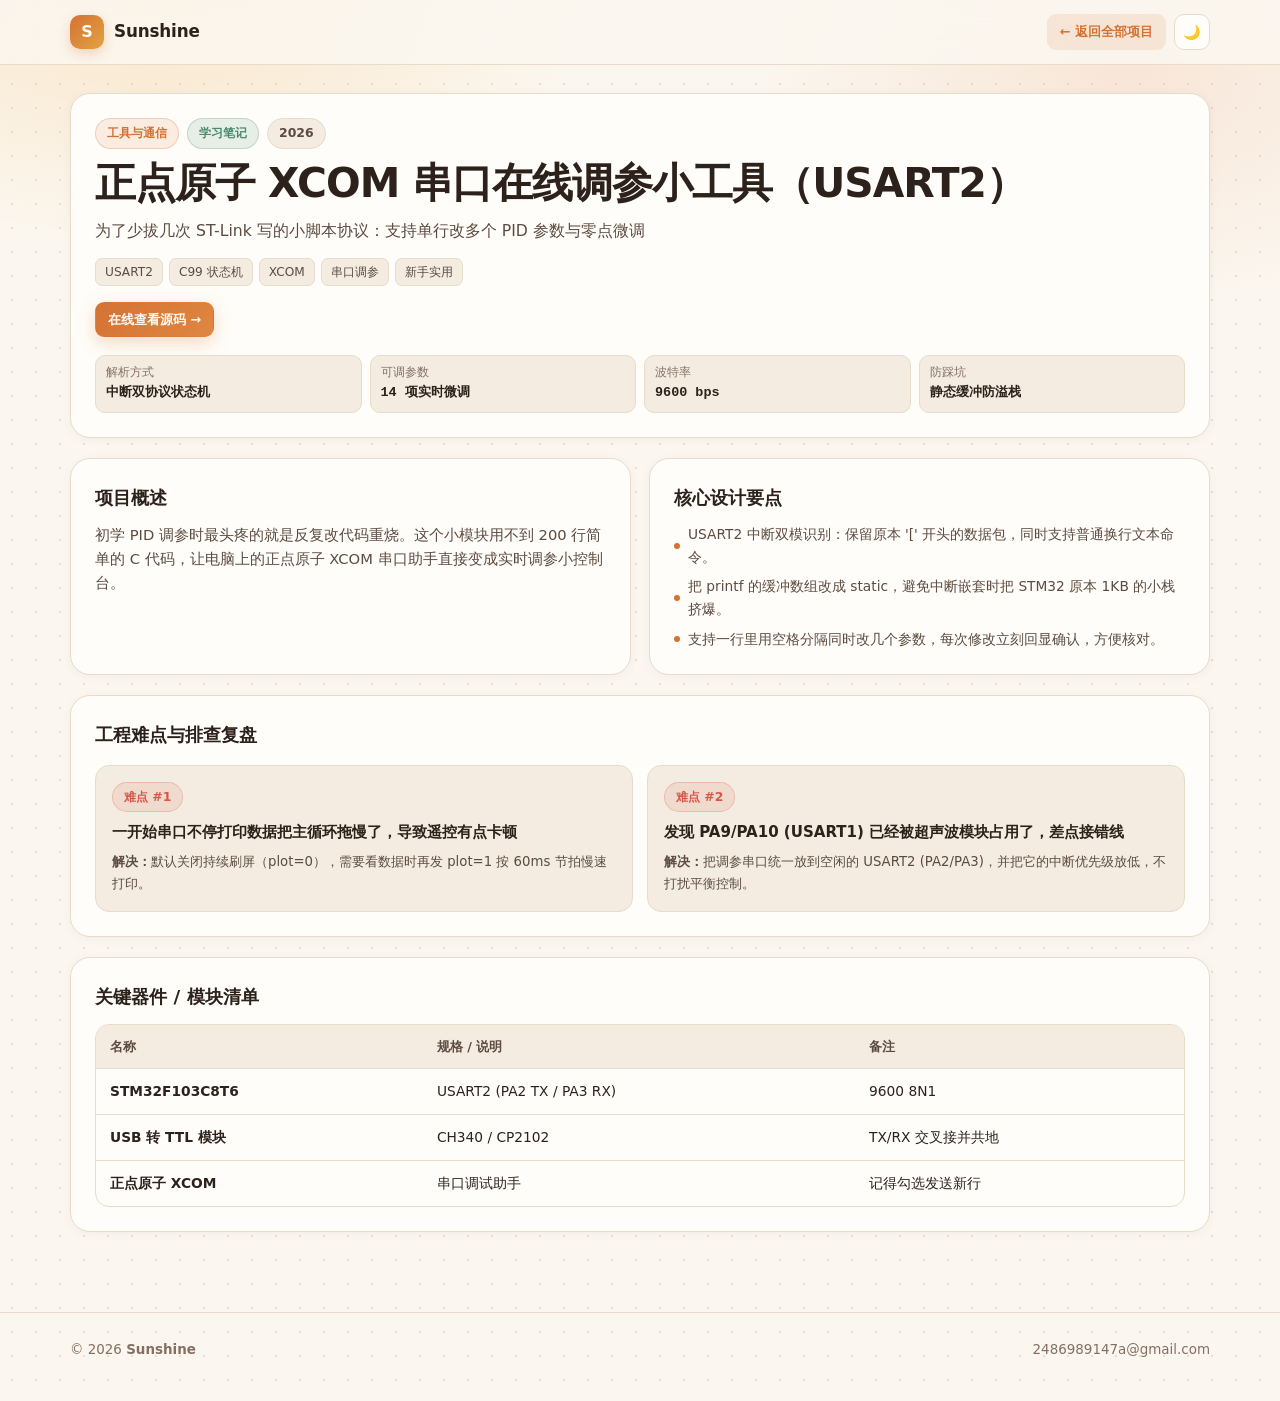
<file: project.html>
<!DOCTYPE html>
<html lang="zh-CN" data-theme="light">
<head>
  <meta charset="UTF-8" />
  <meta name="viewport" content="width=device-width, initial-scale=1.0" />
  <title>项目记录 — Sunshine</title>
  <link rel="stylesheet" href="assets/css/theme.css" />
  <link rel="stylesheet" href="assets/css/balance-car.css" />
</head>
<body>
  <nav class="site-nav">
    <div class="container nav-inner">
      <a href="index.html" class="brand-link">
        <span class="brand-badge">S</span>
        <span>Sunshine</span>
      </a>
      <div class="nav-actions">
        <a href="index.html#projects" class="btn btn-sm btn-soft">← 返回全部项目</a>
        <button class="btn btn-icon" data-theme-toggle aria-label="切换主题">🌙</button>
      </div>
    </div>
  </nav>

  <main class="container" style="padding:28px 20px 56px;" id="detailRoot"></main>

  <footer class="site-footer">
    <div class="container footer-inner">
      <span>© 2026 <strong>Sunshine</strong></span>
      <a href="mailto:2486989147a@gmail.com">2486989147a@gmail.com</a>
    </div>
  </footer>

  <script src="data/site-config.js"></script>
  <script src="data/projects.js"></script>
  <script src="assets/js/theme.js"></script>
  <script src="assets/js/project-detail.js"></script>
</body>
</html>
</file>
<file: assets/css/theme.css>
/* ============================================================================
 * Sunshine Studio — 治愈温暖偏暖色调设计系统 (Warm Sunlit Cream & Hearth Dark)
 * 零外部依赖，离线/GitHub Pages 秒开，全面响应式
 * ============================================================================ */

:root,
[data-theme="light"] {
  /* 暖阳白昼：奶油亚麻纸张 + 温润杏金 + 鼠尾草绿 */
  --bg: #FBF7F0;
  --bg-elevated: #FFFDF9;
  --bg-subtle: #F4ECE0;
  --bg-glass: rgba(251, 247, 240, 0.84);
  --border: #E8DBC9;
  --border-strong: #D9C4AA;

  --text: #2D221B;
  --text-secondary: #5C4B40;
  --text-muted: #847063;

  --primary: #D47234;          /* 暖日琥珀橙 */
  --primary-hover: #BF6125;
  --primary-soft: rgba(212, 114, 52, 0.12);
  --primary-fg: #FFFBF6;

  --accent-gold: #E4A242;      /* 蜂蜜暖金 */
  --accent-sage: #4B8B6B;      /* 治愈鼠尾草绿 */
  --accent-sage-soft: rgba(75, 139, 107, 0.13);
  --accent-coral: #D4594B;     /* 柔陶红 */
  --accent-coral-soft: rgba(212, 89, 75, 0.12);
  --accent-plum: #8B638E;      /* 暖紫灰 */

  --shadow-sm: 0 2px 10px rgba(74, 48, 28, 0.05);
  --shadow-md: 0 10px 30px rgba(74, 48, 28, 0.08);
  --shadow-lg: 0 18px 46px rgba(74, 48, 28, 0.12);

  --dot-color: rgba(168, 132, 98, 0.22);
  --sun-glow-1: rgba(244, 184, 96, 0.26);
  --sun-glow-2: rgba(232, 140, 88, 0.16);

  /* Canvas 专用语义调色板 */
  --canvas-bg: #FAF4EA;
  --canvas-grid: rgba(164, 132, 100, 0.18);
  --canvas-axis: rgba(120, 92, 68, 0.38);
  --canvas-text: #4A392E;
  --canvas-muted: #8B7566;
  --canvas-c1: #D47234;
  --canvas-c2: #4B8B6B;
  --canvas-c3: #D99B26;
  --canvas-c4: #D4594B;
  --canvas-c5: #8B638E;
}

[data-theme="dark"] {
  /* 壁炉暖夜：深烘焙胡桃木 + 暖灯琥珀金 */
  --bg: #1A1512;
  --bg-elevated: #241D19;
  --bg-subtle: #2D241E;
  --bg-glass: rgba(26, 21, 18, 0.86);
  --border: #3B3028;
  --border-strong: #524236;

  --text: #F6EFE6;
  --text-secondary: #D4C3B4;
  --text-muted: #9E8A7B;

  --primary: #F09C52;
  --primary-hover: #F5AD6B;
  --primary-soft: rgba(240, 156, 82, 0.16);
  --primary-fg: #1C140F;

  --accent-gold: #F2BC66;
  --accent-sage: #6BB892;
  --accent-sage-soft: rgba(107, 184, 146, 0.16);
  --accent-coral: #EB7B6C;
  --accent-coral-soft: rgba(235, 123, 108, 0.16);
  --accent-plum: #BA8EC0;

  --shadow-sm: 0 2px 12px rgba(0, 0, 0, 0.25);
  --shadow-md: 0 12px 32px rgba(0, 0, 0, 0.35);
  --shadow-lg: 0 20px 50px rgba(0, 0, 0, 0.45);

  --dot-color: rgba(240, 184, 128, 0.11);
  --sun-glow-1: rgba(240, 156, 82, 0.13);
  --sun-glow-2: rgba(107, 184, 146, 0.08);

  --canvas-bg: #1E1814;
  --canvas-grid: rgba(235, 198, 160, 0.10);
  --canvas-axis: rgba(235, 198, 160, 0.28);
  --canvas-text: #F2E7DA;
  --canvas-muted: #A49080;
  --canvas-c1: #F09C52;
  --canvas-c2: #6BB892;
  --canvas-c3: #F2C15A;
  --canvas-c4: #EB7B6C;
  --canvas-c5: #BA8EC0;
}

*,
*::before,
*::after {
  box-sizing: border-box;
}

html {
  scroll-behavior: smooth;
  font-size: 16px;
}

body {
  margin: 0;
  padding: 0;
  font-family: "PingFang SC", "Hiragino Sans GB", "Microsoft YaHei", "Segoe UI", system-ui, -apple-system, sans-serif;
  background-color: var(--bg);
  color: var(--text);
  line-height: 1.65;
  -webkit-font-smoothing: antialiased;
  overflow-x: hidden;
  transition: background-color 0.28s ease, color 0.28s ease;
  background-image:
    radial-gradient(640px 360px at 12% 0%, var(--sun-glow-1), transparent 70%),
    radial-gradient(540px 340px at 88% 8%, var(--sun-glow-2), transparent 72%),
    radial-gradient(var(--dot-color) 1px, transparent 1px);
  background-size: 100% 100%, 100% 100%, 24px 24px;
  background-attachment: fixed, fixed, scroll;
}

a {
  color: inherit;
  text-decoration: none;
}

code, pre, .mono {
  font-family: "JetBrains Mono", "Cascadia Code", "Fira Code", Consolas, monospace;
}

code {
  background: var(--bg-subtle);
  border: 1px solid var(--border);
  padding: 1px 6px;
  border-radius: 6px;
  font-size: 0.88em;
  color: var(--primary);
}

.container {
  width: 100%;
  max-width: 1180px;
  margin: 0 auto;
  padding: 0 20px;
}

/* ==================== Navbar ==================== */
.site-nav {
  position: sticky;
  top: 0;
  z-index: 50;
  background: var(--bg-glass);
  backdrop-filter: blur(14px);
  -webkit-backdrop-filter: blur(14px);
  border-bottom: 1px solid var(--border);
}

.nav-inner {
  height: 64px;
  display: flex;
  align-items: center;
  justify-content: space-between;
  gap: 16px;
}

.brand-link {
  display: inline-flex;
  align-items: center;
  gap: 10px;
  font-weight: 700;
  font-size: 1.05rem;
  letter-spacing: -0.01em;
}

.brand-badge {
  width: 34px;
  height: 34px;
  border-radius: 10px;
  background: linear-gradient(135deg, var(--primary), var(--accent-gold));
  color: var(--primary-fg);
  display: inline-flex;
  align-items: center;
  justify-content: center;
  font-weight: 800;
  font-size: 1rem;
  box-shadow: 0 4px 12px rgba(212, 114, 52, 0.28);
}

.nav-links {
  display: flex;
  align-items: center;
  gap: 6px;
}

.nav-links a {
  padding: 6px 12px;
  border-radius: 9px;
  font-size: 0.9rem;
  color: var(--text-secondary);
  transition: background-color 0.18s ease, color 0.18s ease;
}

.nav-links a:hover,
.nav-links a.active {
  background: var(--primary-soft);
  color: var(--primary);
}

.nav-actions {
  display: flex;
  align-items: center;
  gap: 8px;
}

/* ==================== Buttons & Pills ==================== */
.btn {
  display: inline-flex;
  align-items: center;
  justify-content: center;
  gap: 7px;
  padding: 9px 16px;
  border-radius: 11px;
  font-size: 0.88rem;
  font-weight: 600;
  border: 1px solid var(--border);
  background: var(--bg-elevated);
  color: var(--text);
  cursor: pointer;
  transition: transform 0.16s ease, box-shadow 0.18s ease, background-color 0.18s ease, border-color 0.18s ease;
  font-family: inherit;
}

.btn:hover {
  transform: translateY(-1px);
  border-color: var(--border-strong);
  box-shadow: var(--shadow-sm);
}

.btn:active {
  transform: translateY(0);
}

.btn-primary {
  background: linear-gradient(135deg, var(--primary), #DF8741);
  color: var(--primary-fg);
  border-color: transparent;
  box-shadow: 0 6px 18px rgba(212, 114, 52, 0.26);
}

.btn-primary:hover {
  background: linear-gradient(135deg, var(--primary-hover), var(--primary));
  border-color: transparent;
  box-shadow: 0 8px 22px rgba(212, 114, 52, 0.34);
}

.btn-soft {
  background: var(--primary-soft);
  color: var(--primary);
  border-color: transparent;
}

.btn-soft:hover {
  background: rgba(212, 114, 52, 0.20);
}

.btn-sm {
  padding: 6px 12px;
  font-size: 0.8rem;
  border-radius: 9px;
}

.btn-icon {
  width: 36px;
  height: 36px;
  padding: 0;
  border-radius: 10px;
}

.pill {
  display: inline-flex;
  align-items: center;
  gap: 6px;
  padding: 4px 11px;
  border-radius: 999px;
  font-size: 0.78rem;
  font-weight: 600;
  background: var(--bg-subtle);
  color: var(--text-secondary);
  border: 1px solid var(--border);
}

.pill-warm {
  background: var(--primary-soft);
  color: var(--primary);
  border-color: rgba(212, 114, 52, 0.25);
}

.pill-sage {
  background: var(--accent-sage-soft);
  color: var(--accent-sage);
  border-color: rgba(75, 139, 107, 0.25);
}

.pill-coral {
  background: var(--accent-coral-soft);
  color: var(--accent-coral);
  border-color: rgba(212, 89, 75, 0.25);
}

.pulse-dot {
  width: 8px;
  height: 8px;
  border-radius: 50%;
  background: var(--accent-sage);
  box-shadow: 0 0 0 0 rgba(75, 139, 107, 0.55);
  animation: pulseWarm 2.2s infinite;
}

@keyframes pulseWarm {
  0% { box-shadow: 0 0 0 0 rgba(75, 139, 107, 0.55); }
  70% { box-shadow: 0 0 0 8px rgba(75, 139, 107, 0); }
  100% { box-shadow: 0 0 0 0 rgba(75, 139, 107, 0); }
}

/* ==================== Cards & Bento Grid ==================== */
.card {
  min-width: 0;
  background: var(--bg-elevated);
  border: 1px solid var(--border);
  border-radius: 20px;
  padding: 24px;
  box-shadow: var(--shadow-sm);
  transition: transform 0.22s ease, box-shadow 0.22s ease, border-color 0.22s ease, background-color 0.28s ease;
}

.canvas-shell {
  position: relative;
  width: 100%;
  min-width: 0;
  border-radius: 14px;
  border: 1px solid var(--border);
  background: var(--canvas-bg);
  overflow: hidden;
}

.card-interactive:hover {
  transform: translateY(-3px);
  box-shadow: var(--shadow-md);
  border-color: var(--border-strong);
}

.section {
  padding: 36px 0;
}

.section-header {
  display: flex;
  flex-wrap: wrap;
  align-items: flex-end;
  justify-content: space-between;
  gap: 14px;
  margin-bottom: 22px;
}

.section-kicker {
  font-size: 0.78rem;
  font-weight: 700;
  text-transform: uppercase;
  letter-spacing: 0.08em;
  color: var(--primary);
  margin-bottom: 4px;
}

.section-title {
  margin: 0;
  font-size: 1.55rem;
  font-weight: 800;
  letter-spacing: -0.02em;
}

.section-desc {
  margin: 6px 0 0;
  font-size: 0.92rem;
  color: var(--text-secondary);
}

/* ==================== Hero Bento ==================== */
.hero-bento {
  display: grid;
  grid-template-columns: 1.35fr 1fr;
  gap: 18px;
  padding-top: 28px;
}

.hero-main {
  display: flex;
  flex-direction: column;
  justify-content: space-between;
  gap: 20px;
  position: relative;
  overflow: hidden;
}

.hero-title {
  margin: 12px 0 10px;
  font-size: clamp(1.85rem, 3.2vw, 2.55rem);
  font-weight: 800;
  line-height: 1.22;
  letter-spacing: -0.025em;
}

.hero-title .highlight {
  background: linear-gradient(120deg, var(--primary), var(--accent-gold));
  -webkit-background-clip: text;
  background-clip: text;
  color: transparent;
}

.hero-subtitle {
  margin: 0;
  font-size: 0.98rem;
  color: var(--text-secondary);
  max-width: 56ch;
}

.hero-cta {
  display: flex;
  flex-wrap: wrap;
  gap: 10px;
  margin-top: 6px;
}

.metrics-row {
  display: grid;
  grid-template-columns: repeat(3, 1fr);
  gap: 12px;
  padding-top: 16px;
  border-top: 1px dashed var(--border);
}

.metric-box {
  background: var(--bg-subtle);
  border: 1px solid var(--border);
  border-radius: 14px;
  padding: 12px 14px;
}

.metric-val {
  font-size: 1.22rem;
  font-weight: 800;
  color: var(--primary);
  font-family: "JetBrains Mono", Consolas, monospace;
}

.metric-lbl {
  font-size: 0.78rem;
  color: var(--text-muted);
  margin-top: 2px;
}

.hero-side {
  min-width: 0;
  display: flex;
  flex-direction: column;
  gap: 16px;
}

.hero-art-card {
  padding: 0;
  overflow: hidden;
  position: relative;
  min-height: 220px;
}

.hero-art-card img {
  width: 100%;
  height: 230px;
  object-fit: cover;
  display: block;
}

.hero-art-caption {
  padding: 12px 16px;
  display: flex;
  align-items: center;
  justify-content: space-between;
  font-size: 0.82rem;
  color: var(--text-secondary);
  background: var(--bg-elevated);
}

.mini-sim-card {
  padding: 14px 16px;
}

.mini-sim-head {
  display: flex;
  align-items: center;
  justify-content: space-between;
  margin-bottom: 8px;
  font-size: 0.82rem;
  font-weight: 700;
}

/* ==================== Project Vault ==================== */
.vault-toolbar {
  display: flex;
  flex-wrap: wrap;
  align-items: center;
  justify-content: space-between;
  gap: 12px;
  margin-bottom: 18px;
}

.filter-tabs {
  display: flex;
  flex-wrap: wrap;
  gap: 8px;
}

.filter-btn {
  padding: 7px 14px;
  border-radius: 999px;
  font-size: 0.84rem;
  font-weight: 600;
  border: 1px solid var(--border);
  background: var(--bg-elevated);
  color: var(--text-secondary);
  cursor: pointer;
  transition: all 0.18s ease;
  font-family: inherit;
}

.filter-btn:hover {
  border-color: var(--primary);
  color: var(--primary);
}

.filter-btn.active {
  background: var(--primary);
  color: var(--primary-fg);
  border-color: var(--primary);
}

.search-box {
  position: relative;
  min-width: 220px;
  flex: 0 1 280px;
}

.search-box input {
  width: 100%;
  padding: 8px 14px 8px 34px;
  border-radius: 999px;
  border: 1px solid var(--border);
  background: var(--bg-elevated);
  color: var(--text);
  font-size: 0.86rem;
  outline: none;
  font-family: inherit;
  transition: border-color 0.18s ease, box-shadow 0.18s ease;
}

.search-box input:focus {
  border-color: var(--primary);
  box-shadow: 0 0 0 3px var(--primary-soft);
}

.search-icon {
  position: absolute;
  left: 12px;
  top: 50%;
  transform: translateY(-50%);
  color: var(--text-muted);
  font-size: 0.85rem;
  pointer-events: none;
}

.projects-grid {
  display: grid;
  grid-template-columns: repeat(2, 1fr);
  gap: 18px;
}

.project-card {
  display: flex;
  flex-direction: column;
  justify-content: space-between;
  padding: 0;
  overflow: hidden;
}

.project-card.featured {
  grid-column: 1 / -1;
  display: grid;
  grid-template-columns: 1.05fr 1.15fr;
}

.project-cover {
  background: var(--bg-subtle);
  position: relative;
  min-height: 220px;
  overflow: hidden;
  display: flex;
  align-items: center;
  justify-content: center;
}

.project-cover img {
  width: 100%;
  height: 100%;
  object-fit: cover;
  display: block;
  transition: transform 0.45s ease;
}

.project-card:hover .project-cover img {
  transform: scale(1.03);
}

.project-cover-placeholder {
  padding: 24px;
  text-align: center;
  color: var(--text-muted);
  font-size: 0.85rem;
  display: flex;
  flex-direction: column;
  align-items: center;
  gap: 8px;
}

.project-body {
  padding: 22px 24px;
  display: flex;
  flex-direction: column;
  justify-content: space-between;
  gap: 14px;
}

.project-meta {
  display: flex;
  flex-wrap: wrap;
  align-items: center;
  gap: 8px;
}

.project-title {
  margin: 8px 0 6px;
  font-size: 1.22rem;
  font-weight: 800;
  line-height: 1.3;
}

.project-card.featured .project-title {
  font-size: 1.42rem;
}

.project-summary {
  margin: 0;
  font-size: 0.89rem;
  color: var(--text-secondary);
}

.highlights-grid {
  display: grid;
  grid-template-columns: repeat(2, 1fr);
  gap: 8px;
}

.project-card.featured .highlights-grid {
  grid-template-columns: repeat(4, 1fr);
}

.highlight-chip {
  background: var(--bg-subtle);
  border: 1px solid var(--border);
  border-radius: 10px;
  padding: 7px 10px;
}

.highlight-chip .k {
  font-size: 0.72rem;
  color: var(--text-muted);
}

.highlight-chip .v {
  font-size: 0.84rem;
  font-weight: 700;
  color: var(--text);
  font-family: "JetBrains Mono", Consolas, monospace;
}

.tag-row {
  display: flex;
  flex-wrap: wrap;
  gap: 6px;
}

.tag {
  font-size: 0.76rem;
  padding: 3px 9px;
  border-radius: 7px;
  background: var(--bg-subtle);
  color: var(--text-secondary);
  border: 1px solid var(--border);
}

.project-actions {
  display: flex;
  flex-wrap: wrap;
  gap: 8px;
  padding-top: 6px;
}

/* ==================== Skills & Timeline ==================== */
.skills-grid {
  display: grid;
  grid-template-columns: repeat(4, 1fr);
  gap: 16px;
}

.skill-card h3 {
  margin: 0 0 12px;
  font-size: 1rem;
  font-weight: 700;
  display: flex;
  align-items: center;
  gap: 8px;
}

.skill-list {
  list-style: none;
  margin: 0;
  padding: 0;
  display: flex;
  flex-direction: column;
  gap: 7px;
  font-size: 0.86rem;
  color: var(--text-secondary);
}

.skill-list li {
  display: flex;
  align-items: center;
  gap: 8px;
}

.skill-list li::before {
  content: "";
  width: 6px;
  height: 6px;
  border-radius: 50%;
  background: var(--primary);
  flex-shrink: 0;
}

.timeline {
  display: grid;
  grid-template-columns: repeat(3, 1fr);
  gap: 16px;
}

.timeline-item {
  position: relative;
}

.timeline-date {
  font-size: 0.78rem;
  font-weight: 700;
  color: var(--primary);
  font-family: "JetBrains Mono", Consolas, monospace;
  margin-bottom: 6px;
}

.timeline-item h3 {
  margin: 0 0 8px;
  font-size: 1rem;
  font-weight: 700;
}

.timeline-item p {
  margin: 0;
  font-size: 0.86rem;
  color: var(--text-secondary);
}

/* ==================== Contact & Footer ==================== */
.contact-card {
  display: flex;
  flex-wrap: wrap;
  align-items: center;
  justify-content: space-between;
  gap: 20px;
  background: linear-gradient(135deg, var(--bg-elevated), var(--bg-subtle));
}

.site-footer {
  padding: 26px 0 40px;
  border-top: 1px solid var(--border);
  margin-top: 24px;
  font-size: 0.84rem;
  color: var(--text-muted);
}

.footer-inner {
  display: flex;
  flex-wrap: wrap;
  align-items: center;
  justify-content: space-between;
  gap: 12px;
}

/* ==================== Modal ==================== */
.modal-backdrop {
  position: fixed;
  inset: 0;
  background: rgba(28, 20, 14, 0.55);
  backdrop-filter: blur(5px);
  display: none;
  align-items: center;
  justify-content: center;
  padding: 20px;
  z-index: 100;
}

.modal-backdrop.open {
  display: flex;
}

.modal-panel {
  width: 100%;
  max-width: 640px;
  max-height: 86vh;
  overflow-y: auto;
  background: var(--bg-elevated);
  border: 1px solid var(--border);
  border-radius: 20px;
  padding: 24px;
  box-shadow: var(--shadow-lg);
}

.modal-pre {
  background: var(--bg-subtle);
  border: 1px solid var(--border);
  border-radius: 12px;
  padding: 14px;
  overflow-x: auto;
  font-size: 0.8rem;
  line-height: 1.55;
  color: var(--text);
}

/* ==================== Toast ==================== */
.toast {
  position: fixed;
  bottom: 24px;
  right: 24px;
  padding: 10px 16px;
  border-radius: 12px;
  background: var(--text);
  color: var(--bg);
  font-size: 0.85rem;
  font-weight: 600;
  box-shadow: var(--shadow-md);
  opacity: 0;
  transform: translateY(10px);
  pointer-events: none;
  transition: opacity 0.22s ease, transform 0.22s ease;
  z-index: 120;
}

.toast.show {
  opacity: 1;
  transform: translateY(0);
}

/* ==================== Responsive ==================== */
@media (max-width: 980px) {
  .hero-bento {
    grid-template-columns: 1fr;
  }
  .project-card.featured {
    grid-template-columns: 1fr;
  }
  .project-card.featured .highlights-grid {
    grid-template-columns: repeat(2, 1fr);
  }
  .skills-grid {
    grid-template-columns: repeat(2, 1fr);
  }
  .timeline {
    grid-template-columns: 1fr;
  }
}

@media (max-width: 680px) {
  .nav-links {
    display: none;
  }
  .projects-grid {
    grid-template-columns: 1fr;
  }
  .skills-grid {
    grid-template-columns: 1fr;
  }
  .metrics-row {
    grid-template-columns: 1fr;
  }
}
</file>
<file: assets/css/balance-car.css>
/* ============================================================================
 * STM32 平衡小车深度交互展示页专属样式
 * ============================================================================ */

.bc-hero {
  display: grid;
  grid-template-columns: 1.2fr 0.95fr;
  gap: 20px;
  padding-top: 24px;
}

.bc-hero-img {
  padding: 0;
  overflow: hidden;
  display: flex;
  flex-direction: column;
}

.bc-hero-img img {
  width: 100%;
  height: 100%;
  min-height: 280px;
  max-height: 360px;
  object-fit: cover;
  display: block;
}

.bc-toc {
  position: sticky;
  top: 64px;
  z-index: 40;
  background: var(--bg-glass);
  backdrop-filter: blur(12px);
  -webkit-backdrop-filter: blur(12px);
  border-bottom: 1px solid var(--border);
  padding: 10px 0;
  margin-top: 16px;
}

.bc-toc-inner {
  display: flex;
  align-items: center;
  gap: 8px;
  overflow-x: auto;
  scrollbar-width: none;
}

.bc-toc-inner::-webkit-scrollbar {
  display: none;
}

.toc-chip {
  white-space: nowrap;
  padding: 5px 11px;
  border-radius: 999px;
  font-size: 0.79rem;
  font-weight: 600;
  border: 1px solid var(--border);
  background: var(--bg-elevated);
  color: var(--text-secondary);
  transition: all 0.16s ease;
}

.toc-chip:hover,
.toc-chip.active {
  background: var(--primary);
  color: var(--primary-fg);
  border-color: var(--primary);
}

/* Canvas Wrappers (fixed CSS height prevents layout reflow & flicker!) */
.canvas-shell {
  position: relative;
  width: 100%;
  border-radius: 14px;
  border: 1px solid var(--border);
  background: var(--canvas-bg);
  overflow: hidden;
}

.canvas-shell canvas {
  display: block;
  width: 100%;
  touch-action: none;
}

.h-220 { height: 220px; }
.h-250 { height: 250px; }
.h-280 { height: 280px; }
.h-310 { height: 310px; }
.h-140 { height: 140px; }
.h-160 { height: 160px; }
.h-180 { height: 180px; }

/* Two-column Interactive Lab Grids */
.lab-grid {
  display: grid;
  grid-template-columns: 1.55fr 1fr;
  gap: 18px;
  align-items: start;
}

.lab-grid-equal {
  display: grid;
  grid-template-columns: 1fr 1fr;
  gap: 18px;
}

.control-group {
  display: flex;
  flex-direction: column;
  gap: 12px;
}

.slider-row {
  display: flex;
  flex-direction: column;
  gap: 5px;
}

.slider-head {
  display: flex;
  justify-content: space-between;
  align-items: center;
  font-size: 0.83rem;
}

.slider-head b {
  font-family: "JetBrains Mono", Consolas, monospace;
  color: var(--primary);
}

input[type="range"] {
  -webkit-appearance: none;
  appearance: none;
  width: 100%;
  height: 6px;
  border-radius: 999px;
  background: var(--border);
  outline: none;
}

input[type="range"]::-webkit-slider-thumb {
  -webkit-appearance: none;
  appearance: none;
  width: 16px;
  height: 16px;
  border-radius: 50%;
  background: var(--primary);
  border: 2px solid var(--bg-elevated);
  box-shadow: 0 2px 6px rgba(0, 0, 0, 0.22);
  cursor: pointer;
}

/* Telemetry Readout Strip */
.telemetry-strip {
  display: grid;
  grid-template-columns: repeat(4, 1fr);
  gap: 10px;
}

.tele-item {
  background: var(--bg-subtle);
  border: 1px solid var(--border);
  border-radius: 12px;
  padding: 10px 12px;
}

.tele-label {
  font-size: 0.74rem;
  color: var(--text-muted);
  display: flex;
  align-items: center;
  gap: 6px;
}

.tele-dot {
  width: 8px;
  height: 8px;
  border-radius: 50%;
  display: inline-block;
}

.tele-val {
  font-size: 1.05rem;
  font-weight: 800;
  font-family: "JetBrains Mono", Consolas, monospace;
  margin-top: 2px;
}

/* Interactive SVG Architecture */
.hw-node {
  cursor: pointer;
  transition: filter 0.16s ease, opacity 0.16s ease;
}

.hw-node:hover {
  filter: brightness(1.06);
}

.hw-node.selected rect {
  stroke-width: 3px;
}

@keyframes busFlow {
  to { stroke-dashoffset: -28; }
}

.bus-fast {
  stroke-dasharray: 6 8;
  animation: busFlow 0.85s linear infinite;
}

.bus-slow {
  stroke-dasharray: 5 9;
  animation: busFlow 1.7s linear infinite;
}

/* Comparison & BOM Tables */
.data-table-wrap {
  overflow-x: auto;
  border: 1px solid var(--border);
  border-radius: 14px;
  background: var(--bg-elevated);
}

.data-table {
  width: 100%;
  border-collapse: collapse;
  font-size: 0.86rem;
}

.data-table th,
.data-table td {
  padding: 11px 14px;
  text-align: left;
  border-bottom: 1px solid var(--border);
}

.data-table th {
  background: var(--bg-subtle);
  font-weight: 700;
  color: var(--text-secondary);
  font-size: 0.8rem;
}

.data-table tr:last-child td {
  border-bottom: none;
}

/* Phase Cards */
.phase-grid {
  display: grid;
  grid-template-columns: repeat(4, 1fr);
  gap: 10px;
}

.phase-card {
  padding: 12px 14px;
  border-radius: 14px;
  border: 1.5px solid var(--border);
  background: var(--bg-subtle);
  transition: border-color 0.2s ease, background-color 0.2s ease, transform 0.2s ease;
}

.phase-card.active {
  border-color: var(--primary);
  background: var(--primary-soft);
  transform: translateY(-2px);
}

.phase-card h4 {
  margin: 0 0 4px;
  font-size: 0.86rem;
  font-weight: 700;
}

.phase-card p {
  margin: 0;
  font-size: 0.78rem;
  color: var(--text-secondary);
}

/* Ring Buffer Slots */
.slots-row {
  display: grid;
  grid-template-columns: repeat(4, 1fr);
  gap: 8px;
}

.slot-box {
  background: var(--bg-subtle);
  border: 1px solid var(--border);
  border-radius: 10px;
  padding: 8px;
  text-align: center;
  font-family: "JetBrains Mono", Consolas, monospace;
}

.slot-box.current {
  border-color: var(--primary);
  background: var(--primary-soft);
}

.slot-box .n {
  font-size: 0.72rem;
  color: var(--text-muted);
}

.slot-box .v {
  font-size: 1rem;
  font-weight: 800;
  color: var(--text);
}

/* Story / Debug Log Cards */
.story-grid {
  display: grid;
  grid-template-columns: repeat(3, 1fr);
  gap: 14px;
}

.story-card {
  background: var(--bg-subtle);
  border: 1px solid var(--border);
  border-radius: 14px;
  padding: 16px;
}

.story-card h4 {
  margin: 8px 0 6px;
  font-size: 0.94rem;
}

.story-card p {
  margin: 0;
  font-size: 0.83rem;
  color: var(--text-secondary);
}

/* Symptom Diagnostic Chips */
.sym-grid {
  display: flex;
  flex-wrap: wrap;
  gap: 8px;
  margin-bottom: 14px;
}

.callout-warm {
  background: var(--primary-soft);
  border-left: 4px solid var(--primary);
  border-radius: 0 12px 12px 0;
  padding: 12px 15px;
  font-size: 0.85rem;
  color: var(--text-secondary);
}

/* Source Code & Resource Download Hub */
.resource-grid {
  display: grid;
  grid-template-columns: repeat(2, 1fr);
  gap: 16px;
  margin-bottom: 18px;
}

.resource-card {
  display: flex;
  flex-direction: column;
  justify-content: space-between;
  gap: 14px;
}

.resource-card h3 {
  margin: 8px 0 6px;
  font-size: 1.04rem;
}

.resource-card p {
  margin: 0;
  font-size: 0.85rem;
  color: var(--text-secondary);
  line-height: 1.65;
}

.resource-actions {
  display: flex;
  flex-wrap: wrap;
  gap: 8px;
  align-items: center;
}

.file-link {
  color: var(--primary);
  font-weight: 700;
  text-decoration: none;
  border-bottom: 1px dashed transparent;
  transition: border-color 0.16s ease, opacity 0.16s ease;
}

.file-link:hover {
  border-bottom-color: var(--primary);
}

@media (max-width: 980px) {
  .bc-hero,
  .lab-grid,
  .lab-grid-equal,
  .story-grid,
  .resource-grid {
    grid-template-columns: 1fr;
  }
  .phase-grid {
    grid-template-columns: repeat(2, 1fr);
  }
  .telemetry-strip {
    grid-template-columns: repeat(2, 1fr);
  }
}

@media (max-width: 600px) {
  .phase-grid {
    grid-template-columns: 1fr;
  }
}
</file>
